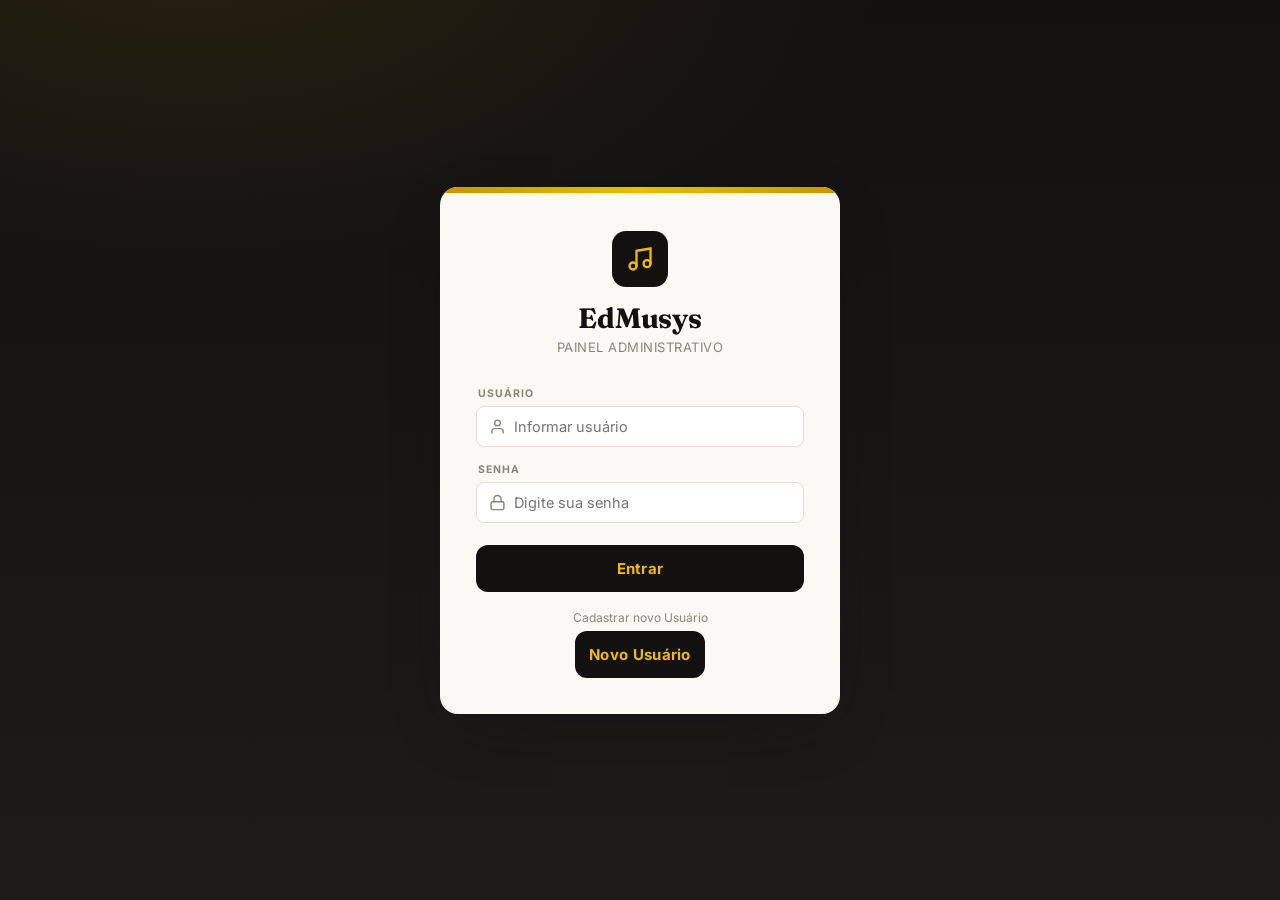
<file: EdMusys/index.html>
<!DOCTYPE html>
<html lang="pt-BR">
<head>
<meta charset="UTF-8">
<meta name="viewport" content="width=device-width, initial-scale=1.0">
<title>EdMusys — Gestão de Escola de Música</title>
<link rel="preconnect" href="https://fonts.googleapis.com">
<link href="https://fonts.googleapis.com/css2?family=Fraunces:ital,opsz,wght@0,9..144,500;0,9..144,600;0,9..144,700;1,9..144,500&family=Inter:wght@400;500;600;700;800&family=JetBrains+Mono:wght@500;700&display=swap" rel="stylesheet">

  <link rel="stylesheet" href="css/style.css">
</head>
<body>

<!--PAGINA LOGIN: Área responsável pela autenticação do administrador.O usuário informa seu usuário e senha para acessaro painel administrativo do EdMusys.-->
<div id="login-screen">
  <div class="login-card">
    <!--IDENTIDADE VISUAL DO SISTEMA: Exibe o símbolo musical, nome EdMusys e identificaçãoda área administrativa.-->
    <div class="login-brand">
      <div class="staff">
        <svg viewBox="0 0 24 24" fill="none" stroke="#F0B90B" stroke-width="2" stroke-linecap="round"><path d="M9 18V5l12-2v13"/><circle cx="6" cy="18" r="3"/><circle cx="18" cy="16" r="3"/></svg>
      </div>
      <h1>EdMusys</h1>
      <p>Painel administrativo</p>
    </div>
    <!--FORMULÁRIO DE ACESSO: Contém os campos de usuário e senha, mensagem de erro e botão utilizado para entrar no sistema-->
    <form class="login-form" id="login-form">
      <div class="ifield"> <!--CAMPO DE USUÁRIO: Permite informar o usuário utilizado para acessaro painel administrativo.-->
        <label for="login-user">Usuário</label>
        <div class="icontainer">
          <svg viewBox="0 0 24 24" fill="none" stroke="currentColor" stroke-width="2" stroke-linecap="round" stroke-linejoin="round"><path d="M20 21v-2a4 4 0 0 0-4-4H8a4 4 0 0 0-4 4v2"/><circle cx="12" cy="7" r="4"/></svg>
          <input id="login-user" autocomplete="username" placeholder="Informar usuário">
        </div>
      </div>
      <div class="ifield"><!-- CAMPO DE SENHA: Permite informar a senha do administrador.-->
        <label for="login-pass">Senha</label>
        <div class="icontainer">
          <svg viewBox="0 0 24 24" fill="none" stroke="currentColor" stroke-width="2" stroke-linecap="round" stroke-linejoin="round"><rect x="3" y="11" width="18" height="11" rx="2"/><path d="M7 11V7a5 5 0 0 1 10 0v4"/></svg>
          <input id="login-pass" type="password" autocomplete="current-password" placeholder="Digite sua senha">
        </div>
      </div>
      <!-- MENSAGEM DE ERRO DO LOGIN: exibida quando os dados informados não correspondem a um administrador válido-->
      <div class="login-error" id="login-error">Usuário ou senha inválidos.</div>
      <button type="submit" class="login-submit">Entrar</button><!-- BOTÃO DE ACESSO:Envia os dados do formulário para que o JavaScript realize a validação das credenciais.-->
    </form>
    
    <p class="login-hint">Cadastrar novo Usuário</p>
    <!--Redireciona o administrador para a página cadastro.html-->
    <button class="login-submit novo-usuario" type = "button"
      onclick="window.location.href='cadastro.html'">
      Novo Usuário
    </button>
  </div>
</div>

<!-- PAINEL PRINCIPAL DO SISTEMA: Contém toda a interface administrativa que será exibida depois que o login for realizado com sucesso. -->
<div id="app" class="hidden">
  <aside class="sidebar" id="sidebar"><!-- MENU LATERAL-Permite navegar entre as principais áreas do sistema:Visão Geral, Alunos, Professores e Agendamento.-->
    <button class="brand-btn" id="brand-btn"> 
      <!-- IDENTIDADE VISUAL DO PAINEL:Botão com a marca EdMusys. Também pode ser utilizado para retornar à Visão Geral-->
      <span class="mark"><svg viewBox="0 0 24 24" fill="none" stroke="currentColor" stroke-width="2.2" stroke-linecap="round"><path d="M9 18V5l12-2v13"/><circle cx="6" cy="18" r="3"/><circle cx="18" cy="16" r="3"/></svg></span>
      <span class="name">EdMusys</span>
    </button>
    <nav class="nav-group"> <!--Menu Lateral; botões responsáveis por trocar as telas exibidas no painel administrativo.-->
      <button class="nav-btn" data-view="overview"><svg viewBox="0 0 24 24" fill="none" stroke="currentColor" stroke-width="2" stroke-linecap="round" stroke-linejoin="round"><rect x="3" y="3" width="7" height="9"/><rect x="14" y="3" width="7" height="5"/><rect x="14" y="12" width="7" height="9"/><rect x="3" y="16" width="7" height="5"/></svg> Visão Geral</button>
      <button class="nav-btn" data-view="alunos"><svg viewBox="0 0 24 24" fill="none" stroke="currentColor" stroke-width="2" stroke-linecap="round" stroke-linejoin="round"><path d="M22 10 12 5 2 10l10 5 10-5Z"/><path d="M6 12v5c0 1.7 2.7 3 6 3s6-1.3 6-3v-5"/></svg> Alunos</button>
      <button class="nav-btn" data-view="professores"><svg viewBox="0 0 24 24" fill="none" stroke="currentColor" stroke-width="2" stroke-linecap="round" stroke-linejoin="round"><circle cx="12" cy="8" r="4"/><path d="M4 21c0-4.4 3.6-7 8-7s8 2.6 8 7"/></svg> Professores</button>
      <button class="nav-btn" data-view="horarios"><svg viewBox="0 0 24 24" fill="none" stroke="currentColor" stroke-width="2" stroke-linecap="round" stroke-linejoin="round"><circle cx="12" cy="12" r="9"/><path d="M12 7v5l3 3"/></svg> Agendamento</button>
    </nav> <!-- fecha tag menu lateral -->
    <div class="sidebar-foot">
      <button class="logout-btn" id="logout-btn"><svg viewBox="0 0 24 24" fill="none" stroke="currentColor" stroke-width="2" stroke-linecap="round" stroke-linejoin="round"><path d="M9 21H5a2 2 0 0 1-2-2V5a2 2 0 0 1 2-2h4"/><path d="M16 17l5-5-5-5"/><path d="M21 12H9"/></svg> Sair</button>
    </div>
  </aside>

  <div class="main">
    <div class="topbar">
      <div style="display:flex; align-items:center; gap:12px;">
        <button class="menu-toggle" id="menu-toggle"><svg viewBox="0 0 24 24" fill="none" stroke="currentColor" stroke-width="2" stroke-linecap="round"><path d="M3 6h18M3 12h18M3 18h18"/></svg></button>
        <div>
          <h2 id="view-title">Visão Geral</h2>
          <div class="sub" id="view-sub">Resumo da escola</div>
        </div>
      </div>
      <div id="topbar-actions"></div>
    </div>
    <div class="view" id="view-container"></div>
  </div>
</div>

<!-- FAB -->
<button class="fab hidden" id="fab-calendar" aria-label="Abrir calendário">
  <svg viewBox="0 0 24 24" fill="none" stroke="currentColor" stroke-width="2" stroke-linecap="round" stroke-linejoin="round"><rect x="3" y="4" width="18" height="18" rx="2"/><path d="M16 2v4M8 2v4M3 10h18"/></svg>
</button>

<!-- Calendar overlay -->
<div id="calendar-overlay" class="hidden"></div>

<!-- Modal root -->
<div id="modal-root"></div>

<!-- Profile overlay root -->
<div id="profile-root"></div>

  <script src="js/script.js"></script>

</body>
</html>
</file>
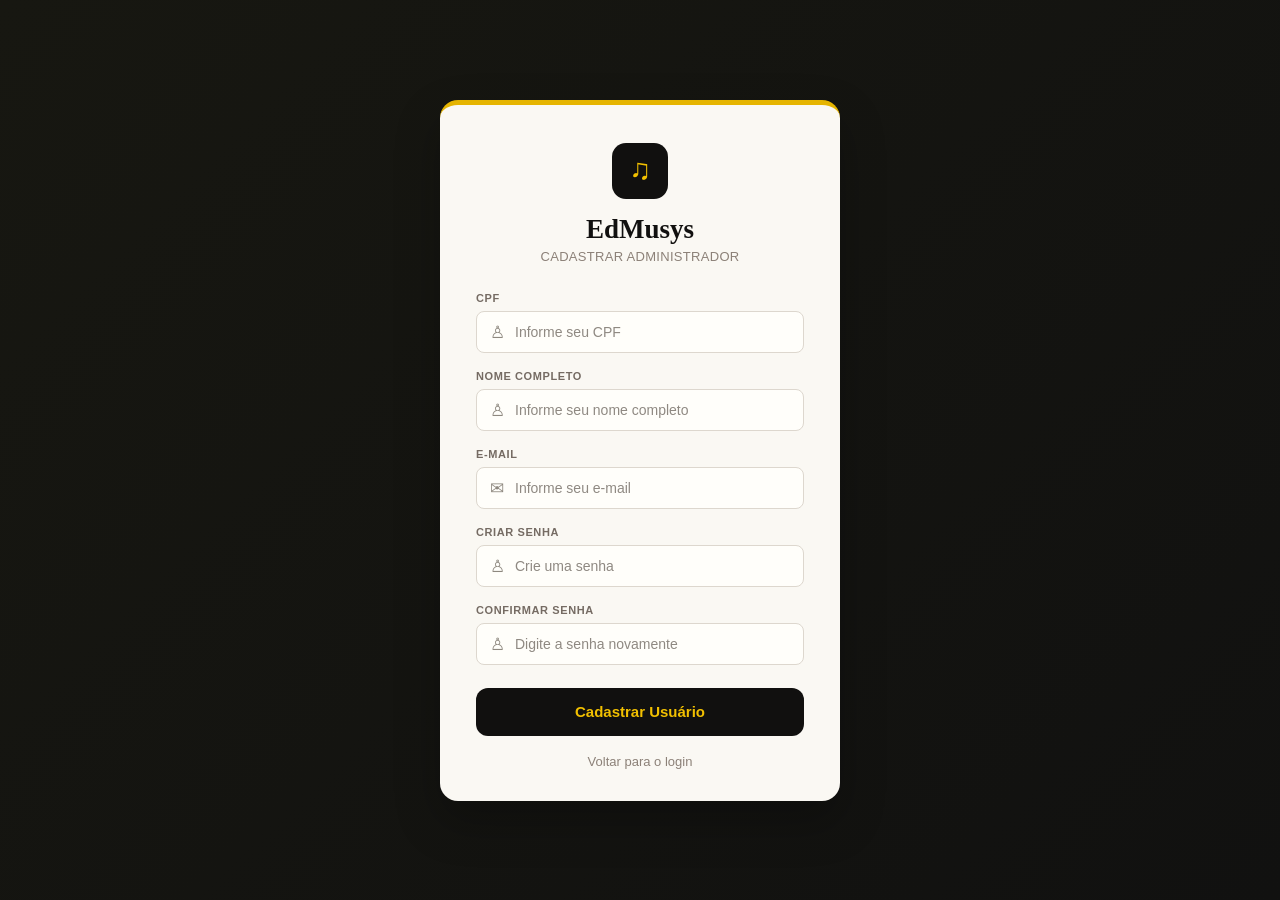
<file: EdMusys/cadastro.html>
<!DOCTYPE html>
<html lang="pt-BR">
<head>
  <meta charset="UTF-8">
  <meta name="viewport" content="width=device-width, initial-scale=1.0">
  <title>EdMusys — Novo Usuário</title>

  <style>
    * {
      box-sizing: border-box;
      margin: 0;
      padding: 0;
    }

    body {
      min-height: 100vh;
      display: flex;
      align-items: center;
      justify-content: center;
      background: linear-gradient(135deg, #171711 0%, #111110 100%);
      font-family: Arial, Helvetica, sans-serif;
      color: #171514;
    }

    .cadastro-card {
      width: 400px;
      min-height: 560px;
      background: #faf8f3;
      border-radius: 18px;
      border-top: 5px solid #e5b400;
      padding: 38px 36px 32px;
      box-shadow: 0 20px 45px rgba(0, 0, 0, 0.25);
    }

    .cadastro-header {
      text-align: center;
      margin-bottom: 28px;
    }

    .logo {
      width: 56px;
      height: 56px;
      margin: 0 auto 15px;
      display: flex;
      align-items: center;
      justify-content: center;
      border-radius: 14px;
      background: #11100f;
      color: #f2c000;
      font-size: 29px;
      font-weight: bold;
    }

    .logo::before {
      content: "♫";
      transform: translateY(-1px);
    }

    .cadastro-header h1 {
      font-family: Georgia, "Times New Roman", serif;
      font-size: 27px;
      font-weight: 700;
      color: #11100f;
      margin-bottom: 4px;
    }

    .cadastro-header p {
      color: #8c8178;
      font-size: 13px;
      letter-spacing: 0.3px;
    }

    .form-group {
      margin-bottom: 17px;
    }

    .form-group label {
      display: block;
      margin-bottom: 7px;
      color: #756b63;
      font-size: 11px;
      font-weight: 700;
      letter-spacing: 0.6px;
    }

    .input-wrapper {
      position: relative;
    }

    .input-icon {
      position: absolute;
      left: 14px;
      top: 50%;
      transform: translateY(-50%);
      color: #8e887f;
      font-size: 17px;
      pointer-events: none;
    }

    .input-wrapper input {
      width: 100%;
      height: 42px;
      padding: 0 13px 0 38px;
      border: 1px solid #ddd7ce;
      border-radius: 8px;
      outline: none;
      background: #fffefa;
      color: #4d4843;
      font-size: 14px;
      transition: border-color 0.2s, box-shadow 0.2s;
    }

    .input-wrapper input::placeholder {
      color: #8f8982;
    }

    .input-wrapper input:focus {
      border-color: #d7a900;
      box-shadow: 0 0 0 2px rgba(229, 180, 0, 0.12);
    }

    .btn-cadastrar {
      width: 100%;
      height: 48px;
      margin-top: 6px;
      border: 0;
      border-radius: 12px;
      background: #11100f;
      color: #f2c000;
      font-size: 15px;
      font-weight: 700;
      cursor: pointer;
      transition: background 0.2s, transform 0.2s;
    }

    .btn-cadastrar:hover {
      background: #1d1b19;
      transform: translateY(-1px);
    }

    .btn-voltar {
      display: block;
      width: fit-content;
      margin: 18px auto 0;
      border: 0;
      background: transparent;
      color: #8c8178;
      font-size: 13px;
      cursor: pointer;
    }

    .btn-voltar:hover {
      color: #b28700;
    }

    .mensagem {
      display: none;
      margin-top: 12px;
      padding: 9px 11px;
      border-radius: 7px;
      text-align: center;
      font-size: 12px;
    }

    .mensagem.erro {
      display: block;
      background: #f8e8e5;
      color: #a33b30;
    }

    .mensagem.sucesso {
      display: block;
      background: #e9f2e3;
      color: #48743c;
    }

    @media (max-width: 480px) {
      .cadastro-card {
        width: calc(100% - 32px);
        padding: 34px 25px 28px;
      }
    }
  </style>
</head>

<body>

  <main class="cadastro-card"> <!-- caixa de cadastro usuario-->

    <header class="cadastro-header">
      <div class="logo"></div>

      <h1>EdMusys</h1>
      <p>CADASTRAR ADMINISTRADOR</p>
    </header>

    <form id="formCadastro">

      <div class="form-group">
        <label for="nome">CPF</label>   <!--campo de cpf-->

        <div class="input-wrapper">
          <span class="input-icon">♙</span>
          <input
            type="text"
            id="cpf"
            name="cpf"
            placeholder="Informe seu CPF"
            inputmode="numeric"
            maxlength="14"
            autocomplete="off"
            required
          >
        </div>
      </div>

      <div class="form-group">
        <label for="nome">NOME COMPLETO</label>     <!--campo de nome-->

        <div class="input-wrapper">
          <span class="input-icon">♙</span>
          <input
            type="text"
            id="nome"
            name="nome"
            placeholder="Informe seu nome completo"
            autocomplete="name"
            required
          >
        </div>
      </div>

      <div class="form-group">
        <label for="email">E-MAIL</label>

        <div class="input-wrapper">
          <span class="input-icon">✉</span>
          <input
            type="email"
            id="email"
            name="email"
            placeholder="Informe seu e-mail"
            autocomplete="email"
            required
          >
        </div>
      </div>

      <div class="form-group">
        <label for="senha">CRIAR SENHA</label>

        <div class="input-wrapper">
          <span class="input-icon">♙</span>
          <input
            type="password"
            id="senha"
            name="senha"
            placeholder="Crie uma senha"
            autocomplete="new-password"
            required
          >
        </div>
      </div>

      <div class="form-group">
        <label for="confirmarSenha">CONFIRMAR SENHA</label>

        <div class="input-wrapper">
          <span class="input-icon">♙</span>
          <input
            type="password"
            id="confirmarSenha"
            name="confirmarSenha"
            placeholder="Digite a senha novamente"
            autocomplete="new-password"
            required
          >
        </div>
      </div>

      <button type="submit" class="btn-cadastrar">
        Cadastrar Usuário
      </button>

      <div id="mensagem" class="mensagem"></div>

    </form>

    <button
      type="button"
      class="btn-voltar"
      onclick="history.back()"
    >
      Voltar para o login
    </button>

  </main> <!-- tad fecha caixa de cadastro usuario-->

  <script>
    const form = document.getElementById("formCadastro"); 
    const cpfInput = document.getElementById("cpf");
    const senha = document.getElementById("senha"); 
    const confirmarSenha = document.getElementById("confirmarSenha"); 
    const mensagem = document.getElementById("mensagem");
    const erroCpf = document.getElementById("erroCpf");

    // ==========================================================
// VALIDAÇÃO DO CPF
// ==========================================================

// Remove pontos, traços e qualquer outro caractere
function limparCPF(cpf) {
  return cpf.replace(/\D/g, "");
}


// Verifica se o CPF possui uma sequência repetida,
// como 111.111.111-11 ou 000.000.000-00
function cpfTemDigitosIguais(cpf) {
  return /^(\d)\1{10}$/.test(cpf);
}


// Verifica se os dois dígitos verificadores do CPF estão corretos
function validarCPF(cpf) {

  cpf = limparCPF(cpf);

  // CPF precisa possuir exatamente 11 números
  if (cpf.length !== 11) {
    return false;
  }

  // Impede CPFs como 00000000000, 11111111111 etc.
  if (cpfTemDigitosIguais(cpf)) {
    return false;
  }

  // ==========================
  // Primeiro dígito verificador
  // ==========================

  let soma = 0;

  for (let i = 0; i < 9; i++) {
    soma += Number(cpf.charAt(i)) * (10 - i);
  }

  let resto = soma % 11;
  let primeiroDigito = resto < 2 ? 0 : 11 - resto;

  if (primeiroDigito !== Number(cpf.charAt(9))) {
    return false;
  }

  // ==========================
  // Segundo dígito verificador
  // ==========================

  soma = 0;

  for (let i = 0; i < 10; i++) {
    soma += Number(cpf.charAt(i)) * (11 - i);
  }

  resto = soma % 11;
  let segundoDigito = resto < 2 ? 0 : 11 - resto;

  if (segundoDigito !== Number(cpf.charAt(10))) {
    return false;
  }

  return true;
}

// ==========================================================
// MÁSCARA DO CPF
// Formato: 000.000.000-00
// ==========================================================

cpfInput.addEventListener("input", function() {

let cpf = cpfInput.value.replace(/\D/g, "");

// Limita a 11 números
cpf = cpf.substring(0, 11);

// Aplica a máscara
if (cpf.length > 9) {

  cpf = cpf.replace(
    /(\d{3})(\d{3})(\d{3})(\d{2})/,
    "$1.$2.$3-$4"
  );

} else if (cpf.length > 6) {

  cpf = cpf.replace(
    /(\d{3})(\d{3})(\d{1,3})/,
    "$1.$2.$3"
  );

} else if (cpf.length > 3) {

  cpf = cpf.replace(
    /(\d{3})(\d{1,3})/,
    "$1.$2"
  );
}

cpfInput.value = cpf;

// Validação em tempo real
const cpfLimpo = limparCPF(cpf);

if (cpfLimpo.length === 0) {

  erroCpf.className = "mensagem";

} else if (cpfLimpo.length < 11) {

  erroCpf.textContent = "CPF incompleto. Informe os 11 números.";
  erroCpf.className = "mensagem erro show";

} else if (!validarCPF(cpfLimpo)) {

  erroCpf.textContent = "CPF inválido. Verifique os números informados.";
  erroCpf.className = "mensagem erro show";

} else {

  erroCpf.textContent = "";
  erroCpf.className = "mensagem";
}

});

    form.addEventListener("submit", function(event) {
      event.preventDefault();

      mensagem.className = "mensagem";
      mensagem.textContent = "";

      const cpf = document.getElementById("cpf").value.trim();
      const cpfLimpo = limparCPF(cpf);

      const nome = document.getElementById("nome").value.trim();
      const email = document.getElementById("email").value.trim().toLowerCase();
      const senhaValor = senha.value;
      const confirmarSenhaValor = confirmarSenha.value;

      // ==========================================================
      // VERIFICAR CPF
      // ==========================================================

      if (!validarCPF(cpfLimpo)) {

      erroCpf.textContent = "CPF inválido. Informe um CPF válido.";
      erroCpf.className = "mensagem erro show";

      cpfInput.focus();

      return;
      }

      //verifica o tamanho da senha
      if (senha.value.length < 8) {
        mensagem.textContent = "A senha deve possuir pelo menos 8 caracteres.";
        mensagem.classList.add("erro");
        return;
      }

      //verifica se as senhas são iguais
      if (senha.value !== confirmarSenha.value) {
        mensagem.textContent = "As senhas não são iguais.";
        mensagem.classList.add("erro");
        return;
      }

      // 3. Recupera os administradores já cadastrados
    const administradores =
        JSON.parse(localStorage.getItem("edmusys_admins")) || [];

        // 4. Verifica se o e-mail já está cadastrado
    const emailExiste = administradores.some(
        admin => admin.email === email
    );

    if (emailExiste) {
        mensagem.textContent =
            "Este e-mail já está cadastrado.";

        mensagem.classList.add("erro");
        return;
    }

    const cpfExiste = administradores.some(
    admin => limparCPF(admin.cpf || "") === cpfLimpo
    );

    if (cpfExiste) {
      mensagem.textContent = "Este CPF já está cadastrado.";
      mensagem.classList.add("erro");
      cpfInput.focus();
      return;
    }

    // 5. Cria o novo administrador
    const novoAdministrador = {
        cpf: cpfLimpo,
        nome: nome,
        email: email,
        senha: senhaValor
    };

    // 6. Adiciona o administrador à lista
    administradores.push(novoAdministrador);

    // 7. Salva novamente no navegador
    localStorage.setItem(
        "edmusys_admins",
        JSON.stringify(administradores)
    );


      mensagem.textContent = "Usuário cadastrado com sucesso!";
      mensagem.classList.add("sucesso");

      //limpa formulário
      form.reset();

      // 10. Depois de 1 segundo, volta para o login
    setTimeout(function() {
        window.location.href = "index.html";
    }, 1000);
    });
  </script>

</body>
</html>
</file>
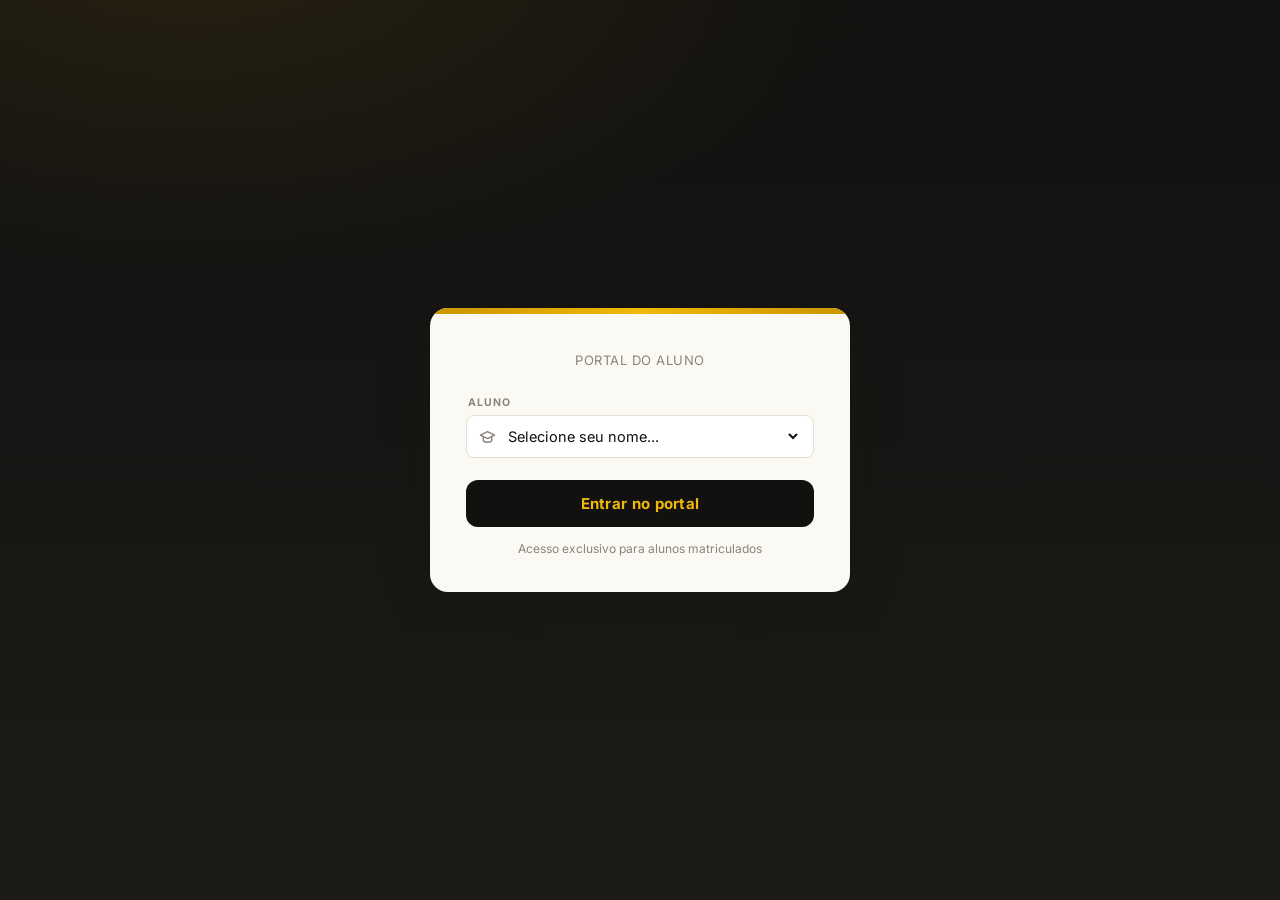
<file: EdMusys/portal_aluno.html>
<!DOCTYPE html>
<html lang="pt-BR">
<head>
<meta charset="UTF-8">
<meta name="viewport" content="width=device-width, initial-scale=1.0">
<title>EdMusys — Portal do Aluno</title>

<link rel="preconnect" href="https://fonts.googleapis.com">
<link href="https://fonts.googleapis.com/css2?family=Fraunces:ital,opsz,wght@0,9..144,500;0,9..144,600;0,9..144,700;1,9..144,500&family=Inter:wght@400;500;600;700;800&family=JetBrains+Mono:wght@500;700&display=swap" rel="stylesheet">
<style>
:root{
  --black:#121110; --black-soft:#1C1B18; --black-elev:#242220;
  --white:#FFFFFF; --cream:#FBF9F4; --cream-dim:#F1EDE3;
  --gold:#F0B90B; --gold-deep:#C99400; --gold-pale:#FCE9A8;
  --line:#33312B; --line-light:#E4DFD1;
  --muted:#8A8579; --muted-dark:#B9B4A6;
  --danger:#E5484D; --success:#3FB25E;
  --radius-lg:18px; --radius-md:12px; --radius-sm:8px;
  --font-display:'Fraunces',serif; --font-body:'Inter',sans-serif; --font-mono:'JetBrains Mono',monospace;
  --shadow-card:0 1px 2px rgba(18,17,16,.06),0 8px 24px -12px rgba(18,17,16,.18);
  --shadow-pop:0 20px 60px -20px rgba(18,17,16,.45);
}
*{box-sizing:border-box;margin:0;padding:0;}
body{font-family:var(--font-body);background:var(--cream);color:var(--black);min-height:100vh;-webkit-font-smoothing:antialiased;}
button{font-family:inherit;cursor:pointer;}
input,select{font-family:inherit;}
::selection{background:var(--gold-pale);color:var(--black);}
.hidden{display:none!important;}
:focus-visible{outline:2px solid var(--gold-deep);outline-offset:2px;}

/* ── LAYOUT ── */
.app{display:flex;min-height:100vh;}
.sidebar{
  width:236px;flex-shrink:0;background:var(--black);color:var(--cream);
  display:flex;flex-direction:column;padding:22px 16px;
  position:sticky;top:0;height:100vh;
}
.brand-btn{
  display:flex;align-items:center;gap:10px;background:none;border:none;
  color:var(--gold);padding:6px 4px 22px;text-align:left;width:100%;
}
.brand-btn .mark{
  width:34px;height:34px;background:var(--gold);border-radius:9px;
  display:flex;align-items:center;justify-content:center;flex-shrink:0;
}
.brand-btn .mark svg{width:19px;height:19px;color:var(--black);}
.brand-btn .name{font-family:var(--font-display);font-weight:700;font-size:19px;color:var(--white);letter-spacing:-.01em;}
.nav-group{display:flex;flex-direction:column;gap:3px;margin-top:6px;}
.nav-btn{
  display:flex;align-items:center;gap:11px;background:none;border:none;
  color:var(--muted-dark);padding:11px 12px;border-radius:var(--radius-sm);
  font-size:14px;font-weight:600;text-align:left;
  transition:background .15s ease,color .15s ease;
}
.nav-btn svg{width:17px;height:17px;flex-shrink:0;}
.nav-btn:hover{background:var(--black-elev);color:var(--white);}
.nav-btn.active{background:var(--gold);color:var(--black);}
.sidebar-foot{margin-top:auto;padding-top:16px;border-top:1px solid var(--line);}
.logout-btn{
  display:flex;align-items:center;gap:10px;background:none;border:none;
  color:var(--muted-dark);padding:10px 12px;border-radius:var(--radius-sm);
  font-size:13px;font-weight:600;width:100%;
  transition:background .15s,color .15s;
}
.logout-btn:hover{background:var(--black-elev);color:var(--white);}
.logout-btn svg{width:16px;height:16px;}
.main{flex:1;display:flex;flex-direction:column;min-width:0;}
.topbar{
  display:flex;align-items:center;justify-content:space-between;
  padding:22px 32px;border-bottom:1px solid var(--line-light);
  background:var(--cream);position:sticky;top:0;z-index:20;
}
.topbar h2{font-family:var(--font-display);font-size:22px;font-weight:700;}
.topbar .sub{color:var(--muted);font-size:13px;margin-top:2px;}
.menu-toggle{
  display:none;background:var(--black);color:var(--gold);border:none;
  width:38px;height:38px;border-radius:var(--radius-sm);
  align-items:center;justify-content:center;
}
.menu-toggle svg{width:18px;height:18px;}
.view{padding:28px 32px 60px;flex:1;}

/* ── BTN ── */
.btn{
  display:inline-flex;align-items:center;gap:7px;border:none;
  border-radius:var(--radius-md);padding:10px 18px;font-size:13px;
  font-weight:700;cursor:pointer;transition:transform .15s,background .15s;
}
.btn:hover{transform:translateY(-1px);}
.btn-gold{background:var(--gold);color:var(--black);}
.btn-gold:hover{background:var(--gold-deep);}
.btn-dark{background:var(--black);color:var(--gold);}
.btn-dark:hover{background:#000;}
.btn svg{width:16px;height:16px;}
.btn-sm{padding:7px 12px;font-size:12px;border-radius:var(--radius-sm);font-weight:700;border:none;}
.btn-sm.save{background:var(--gold);color:var(--black);}
.btn-sm.cancel{background:var(--black-elev);color:var(--cream);}

/* ── ICON-BTN ── */
.icon-btn{
  background:none;border:1.5px solid var(--line-light);color:var(--muted);
  width:34px;height:34px;border-radius:var(--radius-sm);
  display:flex;align-items:center;justify-content:center;
  transition:background .15s,color .15s,border-color .15s;
}
.icon-btn:hover{background:var(--cream-dim);color:var(--black);border-color:var(--line);}
.icon-btn svg{width:15px;height:15px;}

/* ── BADGE ── */
.badge{
  display:inline-flex;align-items:center;
  background:var(--gold-pale);color:var(--gold-deep);
  border-radius:99px;padding:4px 11px;font-size:11.5px;font-weight:700;
  letter-spacing:.03em;
}
.badge.pago{background:#D7F2E2;color:#2A7A43;}
.badge.pendente{background:#FFE8E8;color:#C53030;}

/* ── AVATAR ── */
.avatar{
  width:44px;height:44px;border-radius:50%;background:var(--black);
  color:var(--gold);display:flex;align-items:center;justify-content:center;
  font-size:15px;font-weight:700;flex-shrink:0;letter-spacing:-.02em;
}
.avatar.lg{width:72px;height:72px;font-size:26px;}

/* ── PROFILE HEADER ── */
.profile-hero{
  background:var(--black);padding:32px 32px 56px;
  border-radius:0 0 var(--radius-lg) var(--radius-lg);
  margin:-28px -32px 0;
}
.profile-hero .back-btn{
  background:var(--black-elev);border:none;color:var(--cream);
  width:36px;height:36px;border-radius:var(--radius-sm);
  display:flex;align-items:center;justify-content:center;margin-bottom:22px;
}
.profile-hero .back-btn svg{width:17px;height:17px;}
.profile-hero-id{display:flex;align-items:center;gap:16px;}
.profile-hero-id h2{font-family:var(--font-display);color:var(--white);font-size:24px;}
.profile-hero-id .badge{margin-top:6px;}
.profile-hero-info{
  display:flex;flex-wrap:wrap;gap:18px;margin-top:18px;
}
.profile-hero-info .info-chip{
  display:flex;align-items:center;gap:6px;
  color:var(--muted-dark);font-size:12.5px;font-weight:500;
}
.profile-hero-info .info-chip svg{width:14px;height:14px;color:var(--gold);}

/* ── CONTENT CARD ── */
.content-card{
  background:var(--white);border-radius:var(--radius-lg);
  box-shadow:var(--shadow-card);overflow:hidden;margin-top:28px;
}
.content-card-head{
  padding:18px 22px;border-bottom:1px solid var(--line-light);
  display:flex;align-items:center;gap:10px;
}
.content-card-head h3{font-family:var(--font-display);font-size:16px;}
.content-card-head svg{width:17px;height:17px;color:var(--gold-deep);}
.content-card-body{padding:20px 22px;}

/* ── WEEKLY CALENDAR ── */
.week-nav{
  display:flex;gap:8px;flex-wrap:wrap;margin-bottom:20px;
}
.day-pill{
  display:flex;align-items:center;gap:7px;
  border:1.5px solid var(--line-light);border-radius:99px;
  padding:8px 14px;font-size:13px;font-weight:700;color:var(--muted-dark);
  background:none;cursor:pointer;transition:all .15s;
}
.day-pill .cnt{
  background:var(--cream-dim);color:var(--muted);
  font-family:var(--font-mono);font-size:11px;font-weight:700;
  min-width:18px;height:18px;border-radius:99px;
  display:flex;align-items:center;justify-content:center;padding:0 5px;
}
.day-pill.active{background:var(--black);border-color:var(--black);color:var(--gold);}
.day-pill.active .cnt{background:var(--gold);color:var(--black);}
.schedule-grid{display:grid;grid-template-columns:repeat(auto-fill,minmax(280px,1fr));gap:18px;}

/* ── TICKET CARD ── */
.ticket-card{
  background:var(--white);border-radius:var(--radius-lg);overflow:hidden;
  box-shadow:var(--shadow-card);position:relative;
}
.ticket-band{
  background:linear-gradient(120deg,var(--gold-deep),var(--gold) 65%);
  padding:14px 18px;display:flex;align-items:baseline;justify-content:space-between;
}
.ticket-band .day{font-family:var(--font-display);font-weight:700;font-size:16px;color:var(--black);}
.ticket-band .time{font-family:var(--font-mono);font-weight:700;font-size:22px;color:var(--black);letter-spacing:-.02em;}
.ticket-perf{
  height:14px;position:relative;background:var(--white);
  background-image:radial-gradient(circle 6px at 0 0,transparent 6px,var(--white) 6.5px),
    radial-gradient(circle 6px at 100% 0,transparent 6px,var(--white) 6.5px);
}
.ticket-perf::before{
  content:"";position:absolute;top:0;left:14px;right:14px;
  height:0;border-top:2px dashed var(--line-light);
}
.ticket-body{padding:16px 18px 18px;}
.ticket-instrument{
  font-size:16px;font-weight:700;color:var(--black);
  margin-bottom:12px;display:flex;align-items:center;gap:8px;
}
.ticket-instrument svg{width:17px;height:17px;color:var(--gold-deep);}
.ticket-people{display:flex;align-items:stretch;}
.ticket-people .side{flex:1;min-width:0;}
.ticket-people .side .lbl{font-size:10px;font-weight:700;text-transform:uppercase;letter-spacing:.07em;color:var(--muted);margin-bottom:3px;}
.ticket-people .side .val{font-size:13.5px;font-weight:600;white-space:nowrap;overflow:hidden;text-overflow:ellipsis;}
.ticket-divider{width:1px;background:var(--line-light);margin:2px 16px;}

/* ── STUDENTS TABLE ── */
.students-table{width:100%;border-collapse:collapse;}
.students-table th{
  font-size:10.5px;font-weight:700;letter-spacing:.08em;text-transform:uppercase;
  color:var(--muted);padding:10px 12px;text-align:left;
  border-bottom:1.5px solid var(--line-light);
}
.students-table td{
  padding:13px 12px;border-bottom:1px solid var(--line-light);
  font-size:13.5px;vertical-align:middle;
}
.students-table tr:last-child td{border-bottom:none;}
.students-table tr:hover td{background:var(--cream-dim);}
.student-row-name{display:flex;align-items:center;gap:10px;}
.student-row-name .av{
  width:34px;height:34px;border-radius:50%;background:var(--black);
  color:var(--gold);display:flex;align-items:center;justify-content:center;
  font-size:11px;font-weight:700;flex-shrink:0;
}

/* ── INFO GRID ── */
.info-grid{display:grid;grid-template-columns:1fr 1fr;gap:14px;}
.info-item .lbl{font-size:10.5px;font-weight:700;text-transform:uppercase;letter-spacing:.08em;color:var(--muted);margin-bottom:4px;}
.info-item .val{font-size:14px;font-weight:600;color:var(--black);}

/* ── PLAN CHIP ── */
.plan-chip{
  display:inline-flex;align-items:center;gap:7px;
  background:var(--gold-pale);border-radius:99px;padding:6px 14px;
  font-size:12px;font-weight:700;color:var(--gold-deep);
}

/* ── EMPTY STATE ── */
.empty{text-align:center;padding:40px 0;color:var(--muted);}
.empty svg{width:32px;height:32px;opacity:.35;margin:0 auto 10px;display:block;}

/* ── LOGIN SCREEN ── */
#login-screen{
  min-height:100vh;display:flex;align-items:center;justify-content:center;
  background:radial-gradient(1200px 600px at 15% -10%,rgba(240,185,11,.10),transparent 60%),
    linear-gradient(180deg,var(--black) 0%,var(--black-soft) 100%);
  padding:24px;
}
.login-card{
  width:100%;max-width:420px;background:var(--cream);
  border-radius:var(--radius-lg);padding:44px 36px 36px;
  box-shadow:var(--shadow-pop);position:relative;overflow:hidden;
}
.login-card::before{
  content:"";position:absolute;top:0;left:0;right:0;height:6px;
  background:linear-gradient(90deg,var(--gold-deep),var(--gold) 50%,var(--gold-deep));
}
.login-brand{text-align:center;margin-bottom:28px;}
.login-brand img{height:90px;width:auto;display:block;margin:0 auto 10px;}
.login-brand p{color:var(--muted);font-size:13px;letter-spacing:.04em;text-transform:uppercase;}
.ifield{display:flex;flex-direction:column;gap:6px;margin-bottom:16px;}
.ifield label{font-size:10.5px;font-weight:700;letter-spacing:.09em;text-transform:uppercase;color:var(--muted);padding-left:2px;}
.ifield .icontainer{
  display:flex;align-items:center;gap:8px;
  border:1.5px solid var(--line-light);border-radius:var(--radius-sm);
  background:var(--white);padding:0 12px;
  transition:border-color .15s,box-shadow .15s;
}
.ifield .icontainer:focus-within{border-color:var(--gold-deep);box-shadow:0 0 0 3px rgba(240,185,11,.22);}
.ifield .icontainer input,.ifield .icontainer select{flex:1;border:none;outline:none;background:transparent;padding:11px 0;font-size:14.5px;color:var(--black);min-width:0;}
.ifield .icontainer svg{width:17px;height:17px;color:var(--muted);flex-shrink:0;}
.ifield .icontainer select option{background:var(--cream);}
.login-error{display:none;background:#FBEAEA;color:var(--danger);font-size:13px;padding:10px 12px;border-radius:var(--radius-sm);font-weight:600;margin-bottom:8px;}
.login-error.show{display:block;}
.login-submit{
  width:100%;background:var(--black);color:var(--gold);
  border:none;border-radius:var(--radius-md);padding:14px;
  font-weight:700;font-size:15px;letter-spacing:.02em;
  transition:transform .15s,background .15s;margin-top:6px;
}
.login-submit:hover{background:#000;transform:translateY(-1px);}
.login-hint{text-align:center;margin-top:14px;font-size:12px;color:var(--muted);}

/* ── RESPONSIVE ── */
@media(max-width:860px){
  .sidebar{position:fixed;z-index:50;transform:translateX(-100%);transition:transform .2s;box-shadow:var(--shadow-pop);}
  .sidebar.open{transform:translateX(0);}
  .topbar{padding:18px;}
  .view{padding:20px 18px 60px;}
  .menu-toggle{display:flex!important;}
  .profile-hero{margin:-20px -18px 0;border-radius:0;}
  .info-grid{grid-template-columns:1fr;}
}
@media(max-width:520px){
  .schedule-grid{grid-template-columns:1fr;}
  .week-nav{gap:6px;}
}
</style>

</head>
<body>

<!-- LOGIN -->
<div id="login-screen">
  <div class="login-card">
    <div class="login-brand">
      <p>Portal do Aluno</p>
    </div>
    <div class="ifield">
      <label>Aluno</label>
      <div class="icontainer">
        <svg viewBox="0 0 24 24" fill="none" stroke="currentColor" stroke-width="2" stroke-linecap="round" stroke-linejoin="round"><path d="M22 10 12 5 2 10l10 5 10-5Z"/><path d="M6 12v5c0 1.7 2.7 3 6 3s6-1.3 6-3v-5"/></svg>
        <select id="sel-aluno"><option value="">Selecione seu nome...</option></select>
      </div>
    </div>
    <div class="login-error" id="login-err">Selecione seu nome para entrar.</div>
    <button class="login-submit" onclick="doLogin()">Entrar no portal</button>
    <p class="login-hint">Acesso exclusivo para alunos matriculados</p>
  </div>
</div>

<!-- APP -->
<div id="app" class="hidden">
  <div id="shell"></div>
</div>

<script>

const ICON = {
  music:'<svg viewBox="0 0 24 24" fill="none" stroke="currentColor" stroke-width="2" stroke-linecap="round" stroke-linejoin="round"><path d="M9 18V5l12-2v13"/><circle cx="6" cy="18" r="3"/><circle cx="18" cy="16" r="3"/></svg>',
  user:'<svg viewBox="0 0 24 24" fill="none" stroke="currentColor" stroke-width="2" stroke-linecap="round" stroke-linejoin="round"><path d="M20 21v-2a4 4 0 0 0-4-4H8a4 4 0 0 0-4 4v2"/><circle cx="12" cy="7" r="4"/></svg>',
  phone:'<svg viewBox="0 0 24 24" fill="none" stroke="currentColor" stroke-width="2" stroke-linecap="round" stroke-linejoin="round"><path d="M22 16.9v3a2 2 0 0 1-2.2 2 19.8 19.8 0 0 1-8.6-3.1 19.5 19.5 0 0 1-6-6A19.8 19.8 0 0 1 2.1 4.2 2 2 0 0 1 4.1 2h3a2 2 0 0 1 2 1.7c.1 1 .3 2 .6 2.9a2 2 0 0 1-.4 2.1L8.1 9.9a16 16 0 0 0 6 6l1.2-1.2a2 2 0 0 1 2.1-.4c.9.3 1.9.5 2.9.6a2 2 0 0 1 1.7 2Z"/></svg>',
  mail:'<svg viewBox="0 0 24 24" fill="none" stroke="currentColor" stroke-width="2" stroke-linecap="round" stroke-linejoin="round"><rect x="2" y="4" width="20" height="16" rx="2"/><path d="m2 7 10 6 10-6"/></svg>',
  calendar:'<svg viewBox="0 0 24 24" fill="none" stroke="currentColor" stroke-width="2" stroke-linecap="round" stroke-linejoin="round"><rect x="3" y="4" width="18" height="18" rx="2"/><path d="M16 2v4M8 2v4M3 10h18"/></svg>',
  students:'<svg viewBox="0 0 24 24" fill="none" stroke="currentColor" stroke-width="2" stroke-linecap="round" stroke-linejoin="round"><path d="M22 10 12 5 2 10l10 5 10-5Z"/><path d="M6 12v5c0 1.7 2.7 3 6 3s6-1.3 6-3v-5"/></svg>',
  cash:'<svg viewBox="0 0 24 24" fill="none" stroke="currentColor" stroke-width="2" stroke-linecap="round" stroke-linejoin="round"><rect x="2" y="6" width="20" height="12" rx="2"/><circle cx="12" cy="12" r="3"/></svg>',
  tag:'<svg viewBox="0 0 24 24" fill="none" stroke="currentColor" stroke-width="2" stroke-linecap="round" stroke-linejoin="round"><path d="m20.6 13.4-7.2 7.2a2 2 0 0 1-2.8 0L3 13V3h10l7.6 7.6a2 2 0 0 1 0 2.8Z"/><circle cx="7.5" cy="7.5" r="1.2"/></svg>',
  logout:'<svg viewBox="0 0 24 24" fill="none" stroke="currentColor" stroke-width="2" stroke-linecap="round" stroke-linejoin="round"><path d="M9 21H5a2 2 0 0 1-2-2V5a2 2 0 0 1 2-2h4"/><path d="M16 17l5-5-5-5"/><path d="M21 12H9"/></svg>',
  menu:'<svg viewBox="0 0 24 24" fill="none" stroke="currentColor" stroke-width="2" stroke-linecap="round"><path d="M3 6h18M3 12h18M3 18h18"/></svg>',
  check:'<svg viewBox="0 0 24 24" fill="none" stroke="currentColor" stroke-width="2.5" stroke-linecap="round" stroke-linejoin="round"><path d="M20 6 9 17l-5-5"/></svg>',
  clock:'<svg viewBox="0 0 24 24" fill="none" stroke="currentColor" stroke-width="2" stroke-linecap="round" stroke-linejoin="round"><circle cx="12" cy="12" r="9"/><path d="M12 7v5l3 3"/></svg>',
};

const DIAS = ['Segunda','Terça','Quarta','Quinta','Sexta','Sábado'];
const PLANOS = {1:{label:'1x / semana',valor:60},2:{label:'2x / semana',valor:120},3:{label:'3x / semana',valor:180}};

const esc = s => String(s||'').replace(/[&<>"']/g,c=>({'&':'&amp;','<':'&lt;','>':'&gt;','"':'&quot;',"'":'&#39;'}[c]));
const ini = n => n.trim().split(/\s+/).slice(0,2).map(w=>w[0]||'').join('').toUpperCase();
const maskPhone = v => {
  let d=v.replace(/\D/g,'').slice(0,11);
  if(d.length>10) return d.replace(/(\d{2})(\d{5})(\d{0,4})/,(_,a,b,c)=>c?`(${a}) ${b}-${c}`:`(${a}) ${b}`);
  if(d.length>6)  return d.replace(/(\d{2})(\d{4})(\d{0,4})/,(_,a,b,c)=>c?`(${a}) ${b}-${c}`:`(${a}) ${b}`);
  if(d.length>2)  return d.replace(/(\d{2})(\d*)/,(_,a,b)=>b?`(${a}) ${b}`:`(${a}`);
  return d.length?`(${d}`:'';
};

// ── DATA (mirrors script.js seed) ─────────────────────────────
let alunos = [
  {id:'a1',nome:'Marina Costa',instrumento:'Violão',dias:['Segunda','Quarta'],horarios:['15:00','16:00'],telefone:'84991234567',email:'marina.costa@email.com',nascimento:'2011-03-14',plano:2,pago:true},
  {id:'a2',nome:'Bento Alves',instrumento:'Piano',dias:['Terça','Quinta','Sábado'],horarios:['09:00','09:00','10:00'],telefone:'84998765432',email:'bento.alves@email.com',nascimento:'2014-07-02',plano:3,pago:false},
  {id:'a3',nome:'Yasmin Rocha',instrumento:'Bateria',dias:['Sexta'],horarios:['17:00'],telefone:'84987654321',email:'',nascimento:'2009-11-21',plano:1,pago:true},
  {id:'a4',nome:'Davi Nunes',instrumento:'Canto',dias:['Segunda','Sexta'],horarios:['18:00','18:00'],telefone:'84996655443',email:'davi.nunes@email.com',nascimento:'2013-01-09',plano:2,pago:true},
];
let professores = [
  {id:'p1',nome:'Renato Souza',instrumento:'Violão',dias:['Segunda','Quarta'],horarios:['15:00','16:00'],telefone:'84991112222',email:'renato.souza@edmusys.com',nascimento:'1988-05-12'},
  {id:'p2',nome:'Camila Duarte',instrumento:'Piano',dias:['Terça','Quinta','Sábado'],horarios:['09:00','09:00','10:00'],telefone:'84993334444',email:'camila.duarte@edmusys.com',nascimento:'1991-09-30'},
  {id:'p3',nome:'João Prado',instrumento:'Bateria',dias:['Sexta'],horarios:['17:00'],telefone:'84995556666',email:'joao.prado@edmusys.com',nascimento:'1985-12-04'},
  {id:'p4',nome:'Larissa Melo',instrumento:'Canto',dias:['Segunda','Sexta'],horarios:['18:00','18:00'],telefone:'84997778888',email:'larissa.melo@edmusys.com',nascimento:'1993-02-18'},
];
let horarios = [
  {id:'h1',dia:'Segunda',hora:'15:00',instrumento:'Violão',alunoId:'a1',professorId:'p1'},
  {id:'h2',dia:'Quarta',hora:'16:00',instrumento:'Violão',alunoId:'a1',professorId:'p1'},
  {id:'h3',dia:'Terça',hora:'09:00',instrumento:'Piano',alunoId:'a2',professorId:'p2'},
  {id:'h4',dia:'Quinta',hora:'09:00',instrumento:'Piano',alunoId:'a2',professorId:'p2'},
  {id:'h5',dia:'Sábado',hora:'10:00',instrumento:'Piano',alunoId:'a2',professorId:'p2'},
  {id:'h6',dia:'Sexta',hora:'17:00',instrumento:'Bateria',alunoId:'a3',professorId:'p3'},
  {id:'h7',dia:'Segunda',hora:'18:00',instrumento:'Canto',alunoId:'a4',professorId:'p4'},
  {id:'h8',dia:'Sexta',hora:'18:00',instrumento:'Canto',alunoId:'a4',professorId:'p4'},
];

function sidebar(activeTab) {
  return `<aside class="sidebar" id="sidebar">
    <button class="brand-btn" onclick="goHome()">
      <span class="mark">${ICON.music}</span>
      <span class="name">EdMusys</span>
    </button>
    <nav class="nav-group">
      <button class="nav-btn ${activeTab==='horarios'?'active':''}" onclick="showTab('horarios')">${ICON.calendar} Minha Agenda</button>
      <button class="nav-btn ${activeTab==='alunos_prof'?'active':''}" onclick="showTab('alunos_prof')">${ICON.students} Meus Alunos</button>
      <button class="nav-btn ${activeTab==='perfil'?'active':''}" onclick="showTab('perfil')">${ICON.user} Meu Perfil</button>
    </nav>
    <div class="sidebar-foot">
      <button class="logout-btn" onclick="doLogout()">${ICON.logout} Sair</button>
    </div>
  </aside>`;
}

function sidebarAluno(activeTab) {
  return `<aside class="sidebar" id="sidebar">
    <button class="brand-btn" onclick="goHome()">
      <span class="mark">${ICON.music}</span>
      <span class="name">EdMusys</span>
    </button>
    <nav class="nav-group">
      <button class="nav-btn ${activeTab==='agenda'?'active':''}" onclick="showTab('agenda')">${ICON.calendar} Minha Agenda</button>
      <button class="nav-btn ${activeTab==='professor'?'active':''}" onclick="showTab('professor')">${ICON.user} Meu Professor</button>
      <button class="nav-btn ${activeTab==='pagamento'?'active':''}" onclick="showTab('pagamento')">${ICON.cash} Pagamento</button>
      <button class="nav-btn ${activeTab==='perfil'?'active':''}" onclick="showTab('perfil')">${ICON.tag} Meu Perfil</button>
    </nav>
    <div class="sidebar-foot">
      <button class="logout-btn" onclick="doLogout()">${ICON.logout} Sair</button>
    </div>
  </aside>`;
}

function goHome(){ window.location.href='index.html'; }
function doLogout(){ window.location.href='index.html'; }
function toggleSidebar(){
  document.getElementById('sidebar').classList.toggle('open');
}


const sel = document.getElementById('sel-aluno');
alunos.forEach(a => {
  const o = document.createElement('option');
  o.value = a.id; o.textContent = a.nome;
  sel.appendChild(o);
});

let currentAlunoId = null;
let currentTab = 'agenda';
let selectedDay = 'Segunda';

function doLogin() {
  const v = sel.value;
  if (!v) { document.getElementById('login-err').classList.add('show'); return; }
  currentAlunoId = v;
  document.getElementById('login-screen').classList.add('hidden');
  document.getElementById('app').classList.remove('hidden');
  render();
}

function showTab(t) { currentTab = t; render(); }

function render() {
  const aluno = alunos.find(a => a.id === currentAlunoId);
  if (!aluno) return;
  const myHorarios = horarios.filter(h => h.alunoId === aluno.id);
  const myProfIds = [...new Set(myHorarios.map(h => h.professorId))];
  const myProfs = myProfIds.map(id => professores.find(p => p.id === id)).filter(Boolean);

  let viewHTML = '';
  let title = '', sub = '';
  if (currentTab === 'agenda') { viewHTML = renderAgenda(aluno, myHorarios, myProfs); title='Minha Agenda'; sub='Seus dias e horários de aula'; }
  else if (currentTab === 'professor') { viewHTML = renderProfessor(aluno, myHorarios, myProfs); title='Meu Professor'; sub='Informações do seu professor'; }
  else if (currentTab === 'pagamento') { viewHTML = renderPagamento(aluno); title='Pagamento'; sub='Status da sua mensalidade'; }
  else { viewHTML = renderPerfil(aluno, myHorarios, myProfs); title='Meu Perfil'; sub='Seus dados cadastrais'; }

  document.getElementById('shell').innerHTML = `
    <div class="app">
      ${sidebarAluno(currentTab)}
      <div class="main">
        <div class="topbar">
          <div style="display:flex;align-items:center;gap:12px;">
            <button class="menu-toggle" onclick="toggleSidebar()">${ICON.menu}</button>
            <div>
              <h2>${title}</h2>
              <div class="sub">${sub}</div>
            </div>
          </div>
          ${currentTab==='pagamento'?`<span class="badge ${aluno.pago?'pago':'pendente'}">${aluno.pago?'✓ PAGO':'⚠ PENDENTE'}</span>`:''}
        </div>
        <div class="view">${viewHTML}</div>
      </div>
    </div>`;
}

// ── AGENDA ─────────────────────────────────────────────
function renderAgenda(aluno, myHorarios, myProfs) {
  const diasAtivos = [...new Set(myHorarios.map(h => h.dia))];
  if (!diasAtivos.includes(selectedDay)) selectedDay = diasAtivos[0] || 'Segunda';

  const dayHorarios = myHorarios.filter(h => h.dia === selectedDay)
    .sort((a,b) => a.hora.localeCompare(b.hora));

  const pills = DIAS.map(d => {
    const cnt = myHorarios.filter(h => h.dia === d).length;
    if (cnt === 0) return '';
    const act = d === selectedDay;
    return `<button class="day-pill ${act?'active':''}" onclick="selDay('${d}')">
      ${d} <span class="cnt">${cnt}</span>
    </button>`;
  }).join('');

  const cards = dayHorarios.length === 0
    ? `<div class="empty">${ICON.calendar}<p>Nenhuma aula neste dia.</p></div>`
    : `<div class="schedule-grid">
      ${dayHorarios.map(h => {
        const pr = professores.find(p => p.id === h.professorId);
        return `<div class="ticket-card">
          <div class="ticket-band">
            <span class="day">${esc(h.dia)}</span>
            <span class="time">${esc(h.hora)}</span>
          </div>
          <div class="ticket-perf"></div>
          <div class="ticket-body">
            <div class="ticket-instrument">${ICON.music} ${esc(h.instrumento)}</div>
            <div class="ticket-people">
              <div class="side">
                <div class="lbl">Professor</div>
                <div class="val">${esc(pr ? pr.nome : '—')}</div>
              </div>
            </div>
            ${pr ? `<div style="margin-top:12px;padding-top:12px;border-top:1px solid var(--line-light);display:flex;align-items:center;gap:8px;font-size:12px;color:var(--muted);">
              ${ICON.phone} ${maskPhone(pr.telefone)}
            </div>` : ''}
          </div>
        </div>`;
      }).join('')}
      </div>`;

  return `<div class="content-card" style="margin-top:0;">
    <div class="content-card-head">${ICON.calendar} <h3>Calendário semanal</h3></div>
    <div class="content-card-body">
      <div class="week-nav">${pills}</div>
      ${cards}
    </div>
  </div>

  <!-- RESUMO SEMANAL -->
  <div class="content-card">
    <div class="content-card-head">${ICON.clock} <h3>Resumo semanal</h3></div>
    <div class="content-card-body">
      <div style="display:grid;grid-template-columns:repeat(auto-fill,minmax(200px,1fr));gap:12px;">
        ${DIAS.map(d => {
          const dh = myHorarios.filter(h => h.dia === d);
          if (!dh.length) return '';
          return `<div style="background:var(--cream-dim);border-radius:var(--radius-md);overflow:hidden;">
            <div style="background:var(--black);color:var(--gold);padding:9px 14px;font-family:var(--font-display);font-weight:700;font-size:14px;">
              ${d}
            </div>
            <div style="padding:10px 12px;display:flex;flex-direction:column;gap:7px;">
              ${dh.map(h => {
                const pr = professores.find(p => p.id === h.professorId);
                return `<div style="font-size:12.5px;">
                  <span style="font-family:var(--font-mono);font-weight:700;color:var(--gold-deep);">${h.hora}</span>
                  <span style="font-weight:600;margin-left:6px;">${esc(h.instrumento)}</span>
                  <div style="font-size:11.5px;color:var(--muted);margin-top:1px;">Prof. ${esc(pr?pr.nome:'—')}</div>
                </div>`;
              }).join('')}
            </div>
          </div>`;
        }).join('')}
      </div>
    </div>
  </div>`;
}

function selDay(d) { selectedDay = d; render(); }

// ── MEU PROFESSOR ──────────────────────────────────────
function renderProfessor(aluno, myHorarios, myProfs) {
  if (!myProfs.length) return `<div class="empty">${ICON.user}<p>Nenhum professor vinculado.</p></div>`;

  return myProfs.map(prof => {
    const aulas = myHorarios.filter(h => h.professorId === prof.id);
    return `
    <div class="content-card" style="margin-top:0;margin-bottom:20px;">
      <div style="background:var(--black);padding:24px 22px;display:flex;align-items:center;gap:14px;">
        <div class="avatar lg">${ini(prof.nome)}</div>
        <div>
          <div style="font-family:var(--font-display);color:var(--white);font-size:20px;font-weight:700;">${esc(prof.nome)}</div>
          <span class="badge">${esc(prof.instrumento)}</span>
        </div>
      </div>
      <div class="content-card-body">
        <div class="info-grid" style="margin-bottom:20px;">
          <div class="info-item"><div class="lbl">Especialidade</div><div class="val">${esc(prof.instrumento)}</div></div>
          <div class="info-item"><div class="lbl">Telefone</div><div class="val">${maskPhone(prof.telefone)}</div></div>
          <div class="info-item"><div class="lbl">E-mail</div><div class="val">${esc(prof.email||'—')}</div></div>
        </div>
        <div style="font-size:10.5px;font-weight:700;letter-spacing:.08em;text-transform:uppercase;color:var(--muted);margin-bottom:10px;">Suas aulas com este professor</div>
        <div style="display:flex;flex-wrap:wrap;gap:8px;">
          ${aulas.map(h => `<div style="background:var(--gold-pale);border-radius:var(--radius-md);padding:10px 16px;">
            <div style="font-family:var(--font-mono);font-weight:700;color:var(--gold-deep);font-size:16px;">${h.hora}</div>
            <div style="font-size:12px;font-weight:600;color:var(--black);margin-top:2px;">${h.dia} · ${esc(h.instrumento)}</div>
          </div>`).join('')}
        </div>
      </div>
    </div>`;
  }).join('');
}

// ── PAGAMENTO ──────────────────────────────────────────
function renderPagamento(aluno) {
  const plano = PLANOS[aluno.plano];
  const statusColor = aluno.pago ? 'var(--success)' : 'var(--danger)';
  const statusBg = aluno.pago ? '#D7F2E2' : '#FFE8E8';
  const statusLabel = aluno.pago ? 'Mensalidade paga' : 'Pagamento pendente';

  return `
    <div class="content-card" style="margin-top:0;">
      <div class="content-card-head">${ICON.cash} <h3>Status da mensalidade</h3></div>
      <div class="content-card-body">
        <!-- STATUS BANNER -->
        <div style="background:${statusBg};border-radius:var(--radius-md);padding:18px 20px;display:flex;align-items:center;gap:14px;margin-bottom:20px;">
          <div style="width:42px;height:42px;border-radius:50%;background:${statusColor};display:flex;align-items:center;justify-content:center;color:#fff;flex-shrink:0;font-size:20px;">
            ${aluno.pago ? ICON.check : '!'}
          </div>
          <div>
            <div style="font-size:16px;font-weight:700;color:${statusColor};">${statusLabel}</div>
            <div style="font-size:13px;color:var(--muted);margin-top:2px;">${aluno.pago?'Obrigado! Seu pagamento foi confirmado.':'Entre em contato com a escola para regularizar.'}</div>
          </div>
        </div>

        <!-- PLANO DETAILS -->
        <div class="info-grid">
          <div class="info-item">
            <div class="lbl">Plano atual</div>
            <div class="val"><span class="plan-chip">${esc(plano?plano.label:'—')}</span></div>
          </div>
          <div class="info-item">
            <div class="lbl">Valor mensal</div>
            <div style="font-size:28px;font-weight:800;font-family:var(--font-display);color:var(--black);">R$ ${plano?plano.valor:'—'}</div>
          </div>
          <div class="info-item">
            <div class="lbl">Instrumento</div>
            <div class="val">${esc(aluno.instrumento)}</div>
          </div>
          <div class="info-item">
            <div class="lbl">Aulas por semana</div>
            <div class="val">${aluno.plano}x / semana</div>
          </div>
        </div>

        <!-- WHAT'S INCLUDED -->
        <div style="margin-top:20px;padding-top:20px;border-top:1px solid var(--line-light);">
          <div style="font-size:10.5px;font-weight:700;letter-spacing:.08em;text-transform:uppercase;color:var(--muted);margin-bottom:12px;">O que está incluso</div>
          <div style="display:flex;flex-direction:column;gap:10px;">
            ${[
              `${aluno.plano}x aula(s) de ${aluno.instrumento} por semana`,
              'Material de apoio incluso',
              'Reagendamento com 24h de antecedência',
            ].map(item => `<div style="display:flex;align-items:center;gap:10px;font-size:13.5px;">
              <div style="width:22px;height:22px;border-radius:50%;background:var(--gold-pale);display:flex;align-items:center;justify-content:center;color:var(--gold-deep);flex-shrink:0;">${ICON.check}</div>
              ${item}
            </div>`).join('')}
          </div>
        </div>
      </div>
    </div>`;
}

// ── PERFIL ─────────────────────────────────────────────
function renderPerfil(aluno, myHorarios, myProfs) {
  const plano = PLANOS[aluno.plano];
  return `
    <div class="profile-hero">
      <div class="profile-hero-id">
        <div class="avatar lg">${ini(aluno.nome)}</div>
        <div>
          <h2>${esc(aluno.nome)}</h2>
          <span class="badge">${esc(aluno.instrumento)}</span>
        </div>
      </div>
      <div class="profile-hero-info">
        <div class="info-chip">${ICON.phone} ${maskPhone(aluno.telefone)}</div>
        ${aluno.email?`<div class="info-chip">${ICON.mail} ${esc(aluno.email)}</div>`:''}
        <div class="info-chip">${ICON.calendar} ${aluno.plano}x / semana</div>
        <div class="info-chip">${ICON.cash} R$ ${plano?plano.valor:'—'}/mês</div>
      </div>
    </div>

    <div class="content-card">
      <div class="content-card-head">${ICON.user} <h3>Dados pessoais</h3></div>
      <div class="content-card-body">
        <div class="info-grid">
          <div class="info-item"><div class="lbl">Nome completo</div><div class="val">${esc(aluno.nome)}</div></div>
          <div class="info-item"><div class="lbl">Instrumento</div><div class="val">${esc(aluno.instrumento)}</div></div>
          <div class="info-item"><div class="lbl">Telefone</div><div class="val">${maskPhone(aluno.telefone)}</div></div>
          <div class="info-item"><div class="lbl">E-mail</div><div class="val">${esc(aluno.email||'—')}</div></div>
          <div class="info-item"><div class="lbl">Data de nascimento</div><div class="val">${aluno.nascimento||'—'}</div></div>
          <div class="info-item"><div class="lbl">Status pagamento</div><div class="val"><span class="badge ${aluno.pago?'pago':'pendente'}">${aluno.pago?'PAGO':'PENDENTE'}</span></div></div>
        </div>
      </div>
    </div>

    <div class="content-card">
      <div class="content-card-head">${ICON.tag} <h3>Plano & Aulas</h3></div>
      <div class="content-card-body">
        <div style="display:flex;align-items:center;gap:16px;margin-bottom:16px;">
          <span class="plan-chip" style="font-size:14px;padding:8px 18px;">${esc(plano?plano.label:'—')}</span>
          <div style="font-size:24px;font-weight:800;font-family:var(--font-display);">R$ ${plano?plano.valor:'—'}<span style="font-size:13px;color:var(--muted);font-weight:500;font-family:var(--font-body);">/mês</span></div>
        </div>
        <div style="display:flex;flex-wrap:wrap;gap:7px;">
          ${myHorarios.map(h=>{
            const pr=professores.find(p=>p.id===h.professorId);
            return `<div style="background:var(--cream-dim);border-radius:var(--radius-sm);padding:8px 13px;font-size:12.5px;">
              <div style="font-family:var(--font-mono);font-weight:700;color:var(--gold-deep);">${h.dia} ${h.hora}</div>
              <div style="font-size:11px;color:var(--muted);margin-top:2px;">${esc(h.instrumento)} · Prof. ${esc(pr?pr.nome:'—')}</div>
            </div>`;
          }).join('')}
        </div>
      </div>
    </div>`;
}
</script>
</body>
</html>
</file>
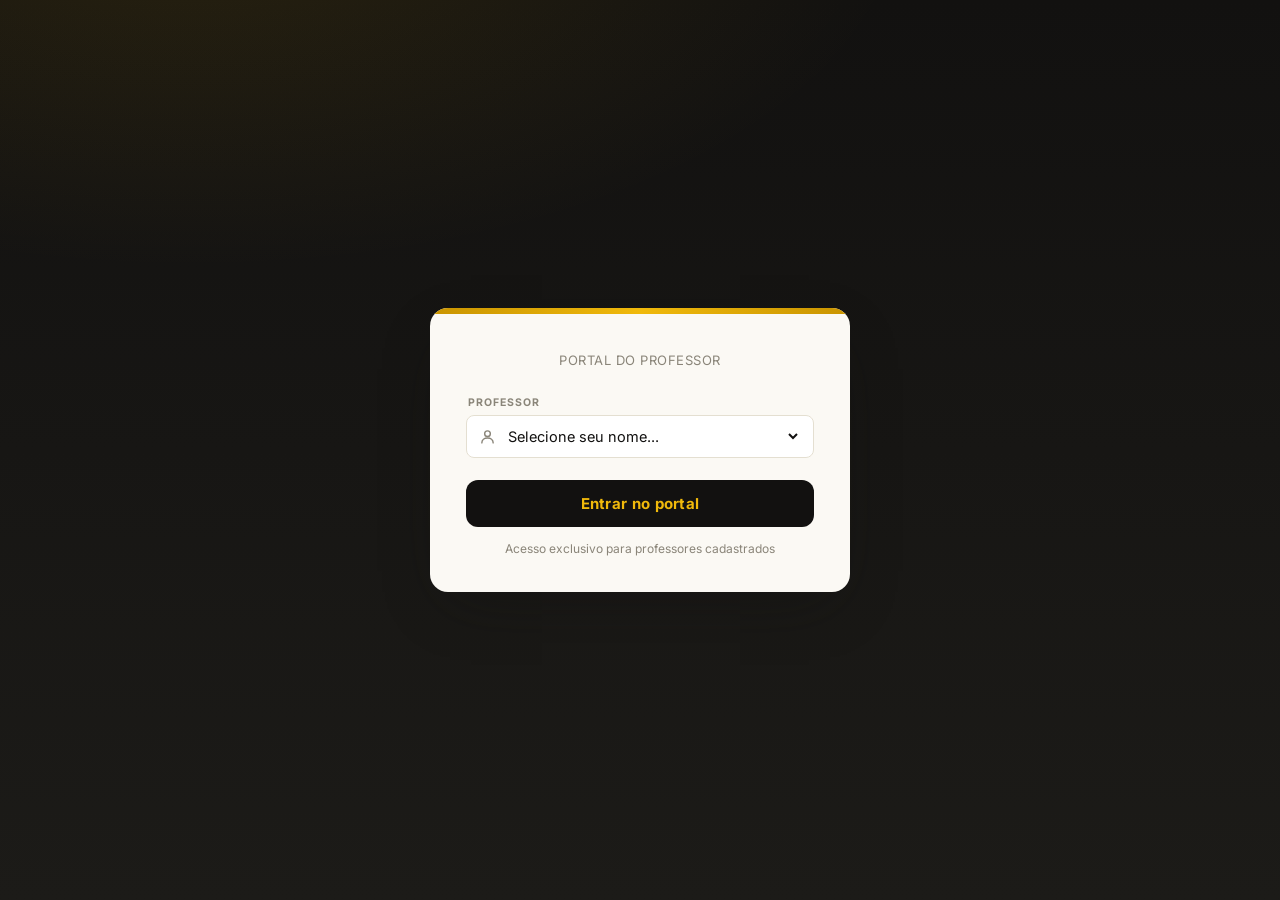
<file: EdMusys/portal_professor.html>
<!DOCTYPE html>
<html lang="pt-BR">
<head>
<meta charset="UTF-8">
<meta name="viewport" content="width=device-width, initial-scale=1.0">
<title>EdMusys — Portal do Professor</title>

<link rel="preconnect" href="https://fonts.googleapis.com">
<link href="https://fonts.googleapis.com/css2?family=Fraunces:ital,opsz,wght@0,9..144,500;0,9..144,600;0,9..144,700;1,9..144,500&family=Inter:wght@400;500;600;700;800&family=JetBrains+Mono:wght@500;700&display=swap" rel="stylesheet">
<style>
:root{
  --black:#121110; --black-soft:#1C1B18; --black-elev:#242220;
  --white:#FFFFFF; --cream:#FBF9F4; --cream-dim:#F1EDE3;
  --gold:#F0B90B; --gold-deep:#C99400; --gold-pale:#FCE9A8;
  --line:#33312B; --line-light:#E4DFD1;
  --muted:#8A8579; --muted-dark:#B9B4A6;
  --danger:#E5484D; --success:#3FB25E;
  --radius-lg:18px; --radius-md:12px; --radius-sm:8px;
  --font-display:'Fraunces',serif; --font-body:'Inter',sans-serif; --font-mono:'JetBrains Mono',monospace;
  --shadow-card:0 1px 2px rgba(18,17,16,.06),0 8px 24px -12px rgba(18,17,16,.18);
  --shadow-pop:0 20px 60px -20px rgba(18,17,16,.45);
}
*{box-sizing:border-box;margin:0;padding:0;}
body{font-family:var(--font-body);background:var(--cream);color:var(--black);min-height:100vh;-webkit-font-smoothing:antialiased;}
button{font-family:inherit;cursor:pointer;}
input,select{font-family:inherit;}
::selection{background:var(--gold-pale);color:var(--black);}
.hidden{display:none!important;}
:focus-visible{outline:2px solid var(--gold-deep);outline-offset:2px;}

/* ── LAYOUT ── */
.app{display:flex;min-height:100vh;}
.sidebar{
  width:236px;flex-shrink:0;background:var(--black);color:var(--cream);
  display:flex;flex-direction:column;padding:22px 16px;
  position:sticky;top:0;height:100vh;
}
.brand-btn{
  display:flex;align-items:center;gap:10px;background:none;border:none;
  color:var(--gold);padding:6px 4px 22px;text-align:left;width:100%;
}
.brand-btn .mark{
  width:34px;height:34px;background:var(--gold);border-radius:9px;
  display:flex;align-items:center;justify-content:center;flex-shrink:0;
}
.brand-btn .mark svg{width:19px;height:19px;color:var(--black);}
.brand-btn .name{font-family:var(--font-display);font-weight:700;font-size:19px;color:var(--white);letter-spacing:-.01em;}
.nav-group{display:flex;flex-direction:column;gap:3px;margin-top:6px;}
.nav-btn{
  display:flex;align-items:center;gap:11px;background:none;border:none;
  color:var(--muted-dark);padding:11px 12px;border-radius:var(--radius-sm);
  font-size:14px;font-weight:600;text-align:left;
  transition:background .15s ease,color .15s ease;
}
.nav-btn svg{width:17px;height:17px;flex-shrink:0;}
.nav-btn:hover{background:var(--black-elev);color:var(--white);}
.nav-btn.active{background:var(--gold);color:var(--black);}
.sidebar-foot{margin-top:auto;padding-top:16px;border-top:1px solid var(--line);}
.logout-btn{
  display:flex;align-items:center;gap:10px;background:none;border:none;
  color:var(--muted-dark);padding:10px 12px;border-radius:var(--radius-sm);
  font-size:13px;font-weight:600;width:100%;
  transition:background .15s,color .15s;
}
.logout-btn:hover{background:var(--black-elev);color:var(--white);}
.logout-btn svg{width:16px;height:16px;}
.main{flex:1;display:flex;flex-direction:column;min-width:0;}
.topbar{
  display:flex;align-items:center;justify-content:space-between;
  padding:22px 32px;border-bottom:1px solid var(--line-light);
  background:var(--cream);position:sticky;top:0;z-index:20;
}
.topbar h2{font-family:var(--font-display);font-size:22px;font-weight:700;}
.topbar .sub{color:var(--muted);font-size:13px;margin-top:2px;}
.menu-toggle{
  display:none;background:var(--black);color:var(--gold);border:none;
  width:38px;height:38px;border-radius:var(--radius-sm);
  align-items:center;justify-content:center;
}
.menu-toggle svg{width:18px;height:18px;}
.view{padding:28px 32px 60px;flex:1;}

/* ── BTN ── */
.btn{
  display:inline-flex;align-items:center;gap:7px;border:none;
  border-radius:var(--radius-md);padding:10px 18px;font-size:13px;
  font-weight:700;cursor:pointer;transition:transform .15s,background .15s;
}
.btn:hover{transform:translateY(-1px);}
.btn-gold{background:var(--gold);color:var(--black);}
.btn-gold:hover{background:var(--gold-deep);}
.btn-dark{background:var(--black);color:var(--gold);}
.btn-dark:hover{background:#000;}
.btn svg{width:16px;height:16px;}
.btn-sm{padding:7px 12px;font-size:12px;border-radius:var(--radius-sm);font-weight:700;border:none;}
.btn-sm.save{background:var(--gold);color:var(--black);}
.btn-sm.cancel{background:var(--black-elev);color:var(--cream);}

/* ── ICON-BTN ── */
.icon-btn{
  background:none;border:1.5px solid var(--line-light);color:var(--muted);
  width:34px;height:34px;border-radius:var(--radius-sm);
  display:flex;align-items:center;justify-content:center;
  transition:background .15s,color .15s,border-color .15s;
}
.icon-btn:hover{background:var(--cream-dim);color:var(--black);border-color:var(--line);}
.icon-btn svg{width:15px;height:15px;}

/* ── BADGE ── */
.badge{
  display:inline-flex;align-items:center;
  background:var(--gold-pale);color:var(--gold-deep);
  border-radius:99px;padding:4px 11px;font-size:11.5px;font-weight:700;
  letter-spacing:.03em;
}
.badge.pago{background:#D7F2E2;color:#2A7A43;}
.badge.pendente{background:#FFE8E8;color:#C53030;}

/* ── AVATAR ── */
.avatar{
  width:44px;height:44px;border-radius:50%;background:var(--black);
  color:var(--gold);display:flex;align-items:center;justify-content:center;
  font-size:15px;font-weight:700;flex-shrink:0;letter-spacing:-.02em;
}
.avatar.lg{width:72px;height:72px;font-size:26px;}

/* ── PROFILE HEADER ── */
.profile-hero{
  background:var(--black);padding:32px 32px 56px;
  border-radius:0 0 var(--radius-lg) var(--radius-lg);
  margin:-28px -32px 0;
}
.profile-hero .back-btn{
  background:var(--black-elev);border:none;color:var(--cream);
  width:36px;height:36px;border-radius:var(--radius-sm);
  display:flex;align-items:center;justify-content:center;margin-bottom:22px;
}
.profile-hero .back-btn svg{width:17px;height:17px;}
.profile-hero-id{display:flex;align-items:center;gap:16px;}
.profile-hero-id h2{font-family:var(--font-display);color:var(--white);font-size:24px;}
.profile-hero-id .badge{margin-top:6px;}
.profile-hero-info{
  display:flex;flex-wrap:wrap;gap:18px;margin-top:18px;
}
.profile-hero-info .info-chip{
  display:flex;align-items:center;gap:6px;
  color:var(--muted-dark);font-size:12.5px;font-weight:500;
}
.profile-hero-info .info-chip svg{width:14px;height:14px;color:var(--gold);}

/* ── CONTENT CARD ── */
.content-card{
  background:var(--white);border-radius:var(--radius-lg);
  box-shadow:var(--shadow-card);overflow:hidden;margin-top:28px;
}
.content-card-head{
  padding:18px 22px;border-bottom:1px solid var(--line-light);
  display:flex;align-items:center;gap:10px;
}
.content-card-head h3{font-family:var(--font-display);font-size:16px;}
.content-card-head svg{width:17px;height:17px;color:var(--gold-deep);}
.content-card-body{padding:20px 22px;}

/* ── WEEKLY CALENDAR ── */
.week-nav{
  display:flex;gap:8px;flex-wrap:wrap;margin-bottom:20px;
}
.day-pill{
  display:flex;align-items:center;gap:7px;
  border:1.5px solid var(--line-light);border-radius:99px;
  padding:8px 14px;font-size:13px;font-weight:700;color:var(--muted-dark);
  background:none;cursor:pointer;transition:all .15s;
}
.day-pill .cnt{
  background:var(--cream-dim);color:var(--muted);
  font-family:var(--font-mono);font-size:11px;font-weight:700;
  min-width:18px;height:18px;border-radius:99px;
  display:flex;align-items:center;justify-content:center;padding:0 5px;
}
.day-pill.active{background:var(--black);border-color:var(--black);color:var(--gold);}
.day-pill.active .cnt{background:var(--gold);color:var(--black);}
.schedule-grid{display:grid;grid-template-columns:repeat(auto-fill,minmax(280px,1fr));gap:18px;}

/* ── TICKET CARD ── */
.ticket-card{
  background:var(--white);border-radius:var(--radius-lg);overflow:hidden;
  box-shadow:var(--shadow-card);position:relative;
}
.ticket-band{
  background:linear-gradient(120deg,var(--gold-deep),var(--gold) 65%);
  padding:14px 18px;display:flex;align-items:baseline;justify-content:space-between;
}
.ticket-band .day{font-family:var(--font-display);font-weight:700;font-size:16px;color:var(--black);}
.ticket-band .time{font-family:var(--font-mono);font-weight:700;font-size:22px;color:var(--black);letter-spacing:-.02em;}
.ticket-perf{
  height:14px;position:relative;background:var(--white);
  background-image:radial-gradient(circle 6px at 0 0,transparent 6px,var(--white) 6.5px),
    radial-gradient(circle 6px at 100% 0,transparent 6px,var(--white) 6.5px);
}
.ticket-perf::before{
  content:"";position:absolute;top:0;left:14px;right:14px;
  height:0;border-top:2px dashed var(--line-light);
}
.ticket-body{padding:16px 18px 18px;}
.ticket-instrument{
  font-size:16px;font-weight:700;color:var(--black);
  margin-bottom:12px;display:flex;align-items:center;gap:8px;
}
.ticket-instrument svg{width:17px;height:17px;color:var(--gold-deep);}
.ticket-people{display:flex;align-items:stretch;}
.ticket-people .side{flex:1;min-width:0;}
.ticket-people .side .lbl{font-size:10px;font-weight:700;text-transform:uppercase;letter-spacing:.07em;color:var(--muted);margin-bottom:3px;}
.ticket-people .side .val{font-size:13.5px;font-weight:600;white-space:nowrap;overflow:hidden;text-overflow:ellipsis;}
.ticket-divider{width:1px;background:var(--line-light);margin:2px 16px;}

/* ── STUDENTS TABLE ── */
.students-table{width:100%;border-collapse:collapse;}
.students-table th{
  font-size:10.5px;font-weight:700;letter-spacing:.08em;text-transform:uppercase;
  color:var(--muted);padding:10px 12px;text-align:left;
  border-bottom:1.5px solid var(--line-light);
}
.students-table td{
  padding:13px 12px;border-bottom:1px solid var(--line-light);
  font-size:13.5px;vertical-align:middle;
}
.students-table tr:last-child td{border-bottom:none;}
.students-table tr:hover td{background:var(--cream-dim);}
.student-row-name{display:flex;align-items:center;gap:10px;}
.student-row-name .av{
  width:34px;height:34px;border-radius:50%;background:var(--black);
  color:var(--gold);display:flex;align-items:center;justify-content:center;
  font-size:11px;font-weight:700;flex-shrink:0;
}

/* ── INFO GRID ── */
.info-grid{display:grid;grid-template-columns:1fr 1fr;gap:14px;}
.info-item .lbl{font-size:10.5px;font-weight:700;text-transform:uppercase;letter-spacing:.08em;color:var(--muted);margin-bottom:4px;}
.info-item .val{font-size:14px;font-weight:600;color:var(--black);}

/* ── PLAN CHIP ── */
.plan-chip{
  display:inline-flex;align-items:center;gap:7px;
  background:var(--gold-pale);border-radius:99px;padding:6px 14px;
  font-size:12px;font-weight:700;color:var(--gold-deep);
}

/* ── EMPTY STATE ── */
.empty{text-align:center;padding:40px 0;color:var(--muted);}
.empty svg{width:32px;height:32px;opacity:.35;margin:0 auto 10px;display:block;}

/* ── LOGIN SCREEN ── */
#login-screen{
  min-height:100vh;display:flex;align-items:center;justify-content:center;
  background:radial-gradient(1200px 600px at 15% -10%,rgba(240,185,11,.10),transparent 60%),
    linear-gradient(180deg,var(--black) 0%,var(--black-soft) 100%);
  padding:24px;
}
.login-card{
  width:100%;max-width:420px;background:var(--cream);
  border-radius:var(--radius-lg);padding:44px 36px 36px;
  box-shadow:var(--shadow-pop);position:relative;overflow:hidden;
}
.login-card::before{
  content:"";position:absolute;top:0;left:0;right:0;height:6px;
  background:linear-gradient(90deg,var(--gold-deep),var(--gold) 50%,var(--gold-deep));
}
.login-brand{text-align:center;margin-bottom:28px;}
.login-brand img{height:90px;width:auto;display:block;margin:0 auto 10px;}
.login-brand p{color:var(--muted);font-size:13px;letter-spacing:.04em;text-transform:uppercase;}
.ifield{display:flex;flex-direction:column;gap:6px;margin-bottom:16px;}
.ifield label{font-size:10.5px;font-weight:700;letter-spacing:.09em;text-transform:uppercase;color:var(--muted);padding-left:2px;}
.ifield .icontainer{
  display:flex;align-items:center;gap:8px;
  border:1.5px solid var(--line-light);border-radius:var(--radius-sm);
  background:var(--white);padding:0 12px;
  transition:border-color .15s,box-shadow .15s;
}
.ifield .icontainer:focus-within{border-color:var(--gold-deep);box-shadow:0 0 0 3px rgba(240,185,11,.22);}
.ifield .icontainer input,.ifield .icontainer select{flex:1;border:none;outline:none;background:transparent;padding:11px 0;font-size:14.5px;color:var(--black);min-width:0;}
.ifield .icontainer svg{width:17px;height:17px;color:var(--muted);flex-shrink:0;}
.ifield .icontainer select option{background:var(--cream);}
.login-error{display:none;background:#FBEAEA;color:var(--danger);font-size:13px;padding:10px 12px;border-radius:var(--radius-sm);font-weight:600;margin-bottom:8px;}
.login-error.show{display:block;}
.login-submit{
  width:100%;background:var(--black);color:var(--gold);
  border:none;border-radius:var(--radius-md);padding:14px;
  font-weight:700;font-size:15px;letter-spacing:.02em;
  transition:transform .15s,background .15s;margin-top:6px;
}
.login-submit:hover{background:#000;transform:translateY(-1px);}
.login-hint{text-align:center;margin-top:14px;font-size:12px;color:var(--muted);}

/* ── RESPONSIVE ── */
@media(max-width:860px){
  .sidebar{position:fixed;z-index:50;transform:translateX(-100%);transition:transform .2s;box-shadow:var(--shadow-pop);}
  .sidebar.open{transform:translateX(0);}
  .topbar{padding:18px;}
  .view{padding:20px 18px 60px;}
  .menu-toggle{display:flex!important;}
  .profile-hero{margin:-20px -18px 0;border-radius:0;}
  .info-grid{grid-template-columns:1fr;}
}
@media(max-width:520px){
  .schedule-grid{grid-template-columns:1fr;}
  .week-nav{gap:6px;}
}
</style>

</head>
<body>

<!-- LOGIN -->
<div id="login-screen">
  <div class="login-card">
    <div class="login-brand">
      <!--add logo fonte-->
      <p>Portal do Professor</p>
    </div>
    <div class="ifield">
      <label>Professor</label>
      <div class="icontainer">
        <svg viewBox="0 0 24 24" fill="none" stroke="currentColor" stroke-width="2" stroke-linecap="round" stroke-linejoin="round"><circle cx="12" cy="8" r="4"/><path d="M4 21c0-4.4 3.6-7 8-7s8 2.6 8 7"/></svg>
        <select id="sel-prof"><option value="">Selecione seu nome...</option></select>
      </div>
    </div>
    <div class="login-error" id="login-err">Selecione seu nome para entrar.</div>
    <button class="login-submit" onclick="doLogin()">Entrar no portal</button>
    <p class="login-hint">Acesso exclusivo para professores cadastrados</p>
  </div>
</div>

<!-- APP -->
<div id="app" class="hidden">
  <div id="shell"></div>
</div>

<script>

const ICON = {
  music:'<svg viewBox="0 0 24 24" fill="none" stroke="currentColor" stroke-width="2" stroke-linecap="round" stroke-linejoin="round"><path d="M9 18V5l12-2v13"/><circle cx="6" cy="18" r="3"/><circle cx="18" cy="16" r="3"/></svg>',
  user:'<svg viewBox="0 0 24 24" fill="none" stroke="currentColor" stroke-width="2" stroke-linecap="round" stroke-linejoin="round"><path d="M20 21v-2a4 4 0 0 0-4-4H8a4 4 0 0 0-4 4v2"/><circle cx="12" cy="7" r="4"/></svg>',
  phone:'<svg viewBox="0 0 24 24" fill="none" stroke="currentColor" stroke-width="2" stroke-linecap="round" stroke-linejoin="round"><path d="M22 16.9v3a2 2 0 0 1-2.2 2 19.8 19.8 0 0 1-8.6-3.1 19.5 19.5 0 0 1-6-6A19.8 19.8 0 0 1 2.1 4.2 2 2 0 0 1 4.1 2h3a2 2 0 0 1 2 1.7c.1 1 .3 2 .6 2.9a2 2 0 0 1-.4 2.1L8.1 9.9a16 16 0 0 0 6 6l1.2-1.2a2 2 0 0 1 2.1-.4c.9.3 1.9.5 2.9.6a2 2 0 0 1 1.7 2Z"/></svg>',
  mail:'<svg viewBox="0 0 24 24" fill="none" stroke="currentColor" stroke-width="2" stroke-linecap="round" stroke-linejoin="round"><rect x="2" y="4" width="20" height="16" rx="2"/><path d="m2 7 10 6 10-6"/></svg>',
  calendar:'<svg viewBox="0 0 24 24" fill="none" stroke="currentColor" stroke-width="2" stroke-linecap="round" stroke-linejoin="round"><rect x="3" y="4" width="18" height="18" rx="2"/><path d="M16 2v4M8 2v4M3 10h18"/></svg>',
  students:'<svg viewBox="0 0 24 24" fill="none" stroke="currentColor" stroke-width="2" stroke-linecap="round" stroke-linejoin="round"><path d="M22 10 12 5 2 10l10 5 10-5Z"/><path d="M6 12v5c0 1.7 2.7 3 6 3s6-1.3 6-3v-5"/></svg>',
  cash:'<svg viewBox="0 0 24 24" fill="none" stroke="currentColor" stroke-width="2" stroke-linecap="round" stroke-linejoin="round"><rect x="2" y="6" width="20" height="12" rx="2"/><circle cx="12" cy="12" r="3"/></svg>',
  tag:'<svg viewBox="0 0 24 24" fill="none" stroke="currentColor" stroke-width="2" stroke-linecap="round" stroke-linejoin="round"><path d="m20.6 13.4-7.2 7.2a2 2 0 0 1-2.8 0L3 13V3h10l7.6 7.6a2 2 0 0 1 0 2.8Z"/><circle cx="7.5" cy="7.5" r="1.2"/></svg>',
  logout:'<svg viewBox="0 0 24 24" fill="none" stroke="currentColor" stroke-width="2" stroke-linecap="round" stroke-linejoin="round"><path d="M9 21H5a2 2 0 0 1-2-2V5a2 2 0 0 1 2-2h4"/><path d="M16 17l5-5-5-5"/><path d="M21 12H9"/></svg>',
  menu:'<svg viewBox="0 0 24 24" fill="none" stroke="currentColor" stroke-width="2" stroke-linecap="round"><path d="M3 6h18M3 12h18M3 18h18"/></svg>',
  check:'<svg viewBox="0 0 24 24" fill="none" stroke="currentColor" stroke-width="2.5" stroke-linecap="round" stroke-linejoin="round"><path d="M20 6 9 17l-5-5"/></svg>',
  clock:'<svg viewBox="0 0 24 24" fill="none" stroke="currentColor" stroke-width="2" stroke-linecap="round" stroke-linejoin="round"><circle cx="12" cy="12" r="9"/><path d="M12 7v5l3 3"/></svg>',
};

const DIAS = ['Segunda','Terça','Quarta','Quinta','Sexta','Sábado'];
const PLANOS = {1:{label:'1x / semana',valor:60},2:{label:'2x / semana',valor:120},3:{label:'3x / semana',valor:180}};

const esc = s => String(s||'').replace(/[&<>"']/g,c=>({'&':'&amp;','<':'&lt;','>':'&gt;','"':'&quot;',"'":'&#39;'}[c]));
const ini = n => n.trim().split(/\s+/).slice(0,2).map(w=>w[0]||'').join('').toUpperCase();
const maskPhone = v => {
  let d=v.replace(/\D/g,'').slice(0,11);
  if(d.length>10) return d.replace(/(\d{2})(\d{5})(\d{0,4})/,(_,a,b,c)=>c?`(${a}) ${b}-${c}`:`(${a}) ${b}`);
  if(d.length>6)  return d.replace(/(\d{2})(\d{4})(\d{0,4})/,(_,a,b,c)=>c?`(${a}) ${b}-${c}`:`(${a}) ${b}`);
  if(d.length>2)  return d.replace(/(\d{2})(\d*)/,(_,a,b)=>b?`(${a}) ${b}`:`(${a}`);
  return d.length?`(${d}`:'';
};

// ── DATA (mirrors script.js seed) ─────────────────────────────
let alunos = [
  {id:'a1',nome:'Marina Costa',instrumento:'Violão',dias:['Segunda','Quarta'],horarios:['15:00','16:00'],telefone:'84991234567',email:'marina.costa@email.com',nascimento:'2011-03-14',plano:2,pago:true},
  {id:'a2',nome:'Bento Alves',instrumento:'Piano',dias:['Terça','Quinta','Sábado'],horarios:['09:00','09:00','10:00'],telefone:'84998765432',email:'bento.alves@email.com',nascimento:'2014-07-02',plano:3,pago:false},
  {id:'a3',nome:'Yasmin Rocha',instrumento:'Bateria',dias:['Sexta'],horarios:['17:00'],telefone:'84987654321',email:'',nascimento:'2009-11-21',plano:1,pago:true},
  {id:'a4',nome:'Davi Nunes',instrumento:'Canto',dias:['Segunda','Sexta'],horarios:['18:00','18:00'],telefone:'84996655443',email:'davi.nunes@email.com',nascimento:'2013-01-09',plano:2,pago:true},
];
let professores = [
  {id:'p1',nome:'Renato Souza',instrumento:'Violão',dias:['Segunda','Quarta'],horarios:['15:00','16:00'],telefone:'84991112222',email:'renato.souza@edmusys.com',nascimento:'1988-05-12'},
  {id:'p2',nome:'Camila Duarte',instrumento:'Piano',dias:['Terça','Quinta','Sábado'],horarios:['09:00','09:00','10:00'],telefone:'84993334444',email:'camila.duarte@edmusys.com',nascimento:'1991-09-30'},
  {id:'p3',nome:'João Prado',instrumento:'Bateria',dias:['Sexta'],horarios:['17:00'],telefone:'84995556666',email:'joao.prado@edmusys.com',nascimento:'1985-12-04'},
  {id:'p4',nome:'Larissa Melo',instrumento:'Canto',dias:['Segunda','Sexta'],horarios:['18:00','18:00'],telefone:'84997778888',email:'larissa.melo@edmusys.com',nascimento:'1993-02-18'},
];
let horarios = [
  {id:'h1',dia:'Segunda',hora:'15:00',instrumento:'Violão',alunoId:'a1',professorId:'p1'},
  {id:'h2',dia:'Quarta',hora:'16:00',instrumento:'Violão',alunoId:'a1',professorId:'p1'},
  {id:'h3',dia:'Terça',hora:'09:00',instrumento:'Piano',alunoId:'a2',professorId:'p2'},
  {id:'h4',dia:'Quinta',hora:'09:00',instrumento:'Piano',alunoId:'a2',professorId:'p2'},
  {id:'h5',dia:'Sábado',hora:'10:00',instrumento:'Piano',alunoId:'a2',professorId:'p2'},
  {id:'h6',dia:'Sexta',hora:'17:00',instrumento:'Bateria',alunoId:'a3',professorId:'p3'},
  {id:'h7',dia:'Segunda',hora:'18:00',instrumento:'Canto',alunoId:'a4',professorId:'p4'},
  {id:'h8',dia:'Sexta',hora:'18:00',instrumento:'Canto',alunoId:'a4',professorId:'p4'},
];

function sidebar(activeTab) {
  return `<aside class="sidebar" id="sidebar">
    <button class="brand-btn" onclick="goHome()">
      <span class="mark">${ICON.music}</span>
      <span class="name">EdMusys</span>
    </button>
    <nav class="nav-group">
      <button class="nav-btn ${activeTab==='horarios'?'active':''}" onclick="showTab('horarios')">${ICON.calendar} Minha Agenda</button>
      <button class="nav-btn ${activeTab==='alunos_prof'?'active':''}" onclick="showTab('alunos_prof')">${ICON.students} Meus Alunos</button>
      <button class="nav-btn ${activeTab==='perfil'?'active':''}" onclick="showTab('perfil')">${ICON.user} Meu Perfil</button>
    </nav>
    <div class="sidebar-foot">
      <button class="logout-btn" onclick="doLogout()">${ICON.logout} Sair</button>
    </div>
  </aside>`;
}

function sidebarAluno(activeTab) {
  return `<aside class="sidebar" id="sidebar">
    <button class="brand-btn" onclick="goHome()">
      <span class="mark">${ICON.music}</span>
      <span class="name">EdMusys</span>
    </button>
    <nav class="nav-group">
      <button class="nav-btn ${activeTab==='agenda'?'active':''}" onclick="showTab('agenda')">${ICON.calendar} Minha Agenda</button>
      <button class="nav-btn ${activeTab==='professor'?'active':''}" onclick="showTab('professor')">${ICON.user} Meu Professor</button>
      <button class="nav-btn ${activeTab==='pagamento'?'active':''}" onclick="showTab('pagamento')">${ICON.cash} Pagamento</button>
      <button class="nav-btn ${activeTab==='perfil'?'active':''}" onclick="showTab('perfil')">${ICON.tag} Meu Perfil</button>
    </nav>
    <div class="sidebar-foot">
      <button class="logout-btn" onclick="doLogout()">${ICON.logout} Sair</button>
    </div>
  </aside>`;
}

function goHome(){ window.location.href='index.html'; }
function doLogout(){ window.location.href='index.html'; }
function toggleSidebar(){
  document.getElementById('sidebar').classList.toggle('open');
}


// ── LOGIN ──────────────────────────────────────────────
const sel = document.getElementById('sel-prof');
professores.forEach(p => {
  const o = document.createElement('option');
  o.value = p.id; o.textContent = p.nome;
  sel.appendChild(o);
});

let currentProfId = null;
let currentTab = 'horarios';
let selectedDay = 'Segunda';

function doLogin() {
  const v = sel.value;
  if (!v) { document.getElementById('login-err').classList.add('show'); return; }
  currentProfId = v;
  document.getElementById('login-screen').classList.add('hidden');
  document.getElementById('app').classList.remove('hidden');
  render();
}

function showTab(t) { currentTab = t; render(); }

// ── RENDER ─────────────────────────────────────────────
function render() {
  const prof = professores.find(p => p.id === currentProfId);
  if (!prof) return;
  const myHorarios = horarios.filter(h => h.professorId === prof.id);
  const myAlunoIds = [...new Set(myHorarios.map(h => h.alunoId))];
  const myAlunos = myAlunoIds.map(id => alunos.find(a => a.id === id)).filter(Boolean);

  let viewHTML = '';

  if (currentTab === 'horarios') viewHTML = renderAgenda(prof, myHorarios, myAlunos);
  else if (currentTab === 'alunos_prof') viewHTML = renderMeusAlunos(prof, myAlunos, myHorarios);
  else viewHTML = renderPerfil(prof, myHorarios, myAlunos);

  document.getElementById('shell').innerHTML = `
    <div class="app">
      ${sidebar(currentTab)}
      <div class="main">
        <div class="topbar">
          <div style="display:flex;align-items:center;gap:12px;">
            <button class="menu-toggle" onclick="toggleSidebar()">${ICON.menu}</button>
            <div>
              <h2>${currentTab==='horarios'?'Minha Agenda':currentTab==='alunos_prof'?'Meus Alunos':'Meu Perfil'}</h2>
              <div class="sub">${currentTab==='horarios'?'Seus dias e horários de aula':currentTab==='alunos_prof'?'Alunos vinculados a você':'Seus dados cadastrais'}</div>
            </div>
          </div>
        </div>
        <div class="view">${viewHTML}</div>
      </div>
    </div>`;
}

// ── AGENDA ─────────────────────────────────────────────
function renderAgenda(prof, myHorarios, myAlunos) {
  const diasAtivos = [...new Set(myHorarios.map(h => h.dia))];
  if (!diasAtivos.includes(selectedDay)) selectedDay = diasAtivos[0] || 'Segunda';

  const dayHorarios = myHorarios.filter(h => h.dia === selectedDay)
    .sort((a,b) => a.hora.localeCompare(b.hora));

  const pills = DIAS.map(d => {
    const cnt = myHorarios.filter(h => h.dia === d).length;
    if (cnt === 0) return '';
    const act = d === selectedDay;
    return `<button class="day-pill ${act?'active':''}" onclick="selDay('${d}')">
      ${d} <span class="cnt">${cnt}</span>
    </button>`;
  }).join('');

  const cards = dayHorarios.length === 0
    ? `<div class="empty">${ICON.calendar}<p>Nenhuma aula neste dia.</p></div>`
    : `<div class="schedule-grid">
      ${dayHorarios.map(h => {
        const al = alunos.find(a => a.id === h.alunoId);
        return `<div class="ticket-card">
          <div class="ticket-band">
            <span class="day">${esc(h.dia)}</span>
            <span class="time">${esc(h.hora)}</span>
          </div>
          <div class="ticket-perf"></div>
          <div class="ticket-body">
            <div class="ticket-instrument">${ICON.music} ${esc(h.instrumento)}</div>
            <div class="ticket-people">
              <div class="side">
                <div class="lbl">Aluno</div>
                <div class="val">${esc(al ? al.nome : '—')}</div>
              </div>
            </div>
            ${al ? `<div style="margin-top:12px;padding-top:12px;border-top:1px solid var(--line-light);display:flex;align-items:center;gap:8px;font-size:12px;color:var(--muted);">
              ${ICON.phone} ${maskPhone(al.telefone)}
            </div>` : ''}
          </div>
        </div>`;
      }).join('')}
      </div>`;

  return `
    <div class="content-card" style="margin-top:0;">
      <div class="content-card-head">${ICON.calendar} <h3>Calendário semanal</h3></div>
      <div class="content-card-body">
        <div class="week-nav">${pills}</div>
        ${cards}
      </div>
    </div>

    <!-- FULL WEEK SUMMARY -->
    <div class="content-card">
      <div class="content-card-head">${ICON.clock} <h3>Resumo semanal completo</h3></div>
      <div class="content-card-body">
        <div style="display:grid;grid-template-columns:repeat(auto-fill,minmax(220px,1fr));gap:12px;">
          ${DIAS.map(d => {
            const dh = myHorarios.filter(h => h.dia === d).sort((a,b) => a.hora.localeCompare(b.hora));
            if (!dh.length) return '';
            return `<div style="background:var(--cream-dim);border-radius:var(--radius-md);overflow:hidden;">
              <div style="background:var(--black);color:var(--gold);padding:9px 14px;font-family:var(--font-display);font-weight:700;font-size:14px;display:flex;justify-content:space-between;align-items:center;">
                ${d} <span style="font-family:var(--font-mono);font-size:12px;">${dh.length} aula${dh.length>1?'s':''}</span>
              </div>
              <div style="padding:10px 12px;display:flex;flex-direction:column;gap:7px;">
                ${dh.map(h => {
                  const al = alunos.find(a => a.id === h.alunoId);
                  return `<div style="display:flex;align-items:center;gap:8px;font-size:12.5px;">
                    <span style="font-family:var(--font-mono);font-weight:700;color:var(--gold-deep);min-width:44px;">${h.hora}</span>
                    <span style="font-weight:600;">${esc(h.instrumento)}</span>
                    <span style="color:var(--muted);flex:1;text-align:right;overflow:hidden;text-overflow:ellipsis;white-space:nowrap;">${esc(al?al.nome:'—')}</span>
                  </div>`;
                }).join('')}
              </div>
            </div>`;
          }).join('')}
        </div>
      </div>
    </div>`;
}

function selDay(d) { selectedDay = d; render(); }

// ── MEUS ALUNOS ────────────────────────────────────────
function renderMeusAlunos(prof, myAlunos, myHorarios) {
  if (!myAlunos.length) return `<div class="empty">${ICON.students}<p>Nenhum aluno vinculado.</p></div>`;

  const rows = myAlunos.map(a => {
    const aulas = myHorarios.filter(h => h.alunoId === a.id);
    const plano = PLANOS[a.plano];
    return `<tr>
      <td>
        <div class="student-row-name">
          <div class="av">${ini(a.nome)}</div>
          <div>
            <div style="font-weight:700;">${esc(a.nome)}</div>
            <div style="font-size:11.5px;color:var(--muted);margin-top:1px;">${esc(a.email||'—')}</div>
          </div>
        </div>
      </td>
      <td><span class="badge">${esc(a.instrumento)}</span></td>
      <td>
        ${aulas.map(h => `<span style="font-family:var(--font-mono);font-size:12px;background:var(--gold-pale);color:var(--gold-deep);border-radius:6px;padding:3px 8px;margin:2px;display:inline-block;font-weight:700;">${h.dia} ${h.hora}</span>`).join('')}
      </td>
      <td><span class="plan-chip">${esc(plano?plano.label:'—')}</span></td>
      <td><span class="badge ${a.pago?'pago':'pendente'}">${a.pago?'PAGO':'PENDENTE'}</span></td>
      <td style="font-size:13px;">${maskPhone(a.telefone)}</td>
    </tr>`;
  }).join('');

  return `<div class="content-card" style="margin-top:0;">
    <div class="content-card-head">${ICON.students} <h3>Alunos — ${myAlunos.length} total</h3></div>
    <div style="overflow-x:auto;">
      <table class="students-table">
        <thead>
          <tr>
            <th>Nome</th><th>Instrumento</th><th>Horários</th><th>Plano</th><th>Mensalidade</th><th>Telefone</th>
          </tr>
        </thead>
        <tbody>${rows}</tbody>
      </table>
    </div>
  </div>

  <!-- CARDS ALUNOS -->
  <div style="display:grid;grid-template-columns:repeat(auto-fill,minmax(260px,1fr));gap:16px;margin-top:20px;">
    ${myAlunos.map(a => {
      const aulas = myHorarios.filter(h => h.alunoId === a.id);
      return `<div style="background:var(--white);border-radius:var(--radius-lg);box-shadow:var(--shadow-card);padding:20px;">
        <div style="display:flex;align-items:center;gap:12px;margin-bottom:14px;">
          <div class="av" style="width:48px;height:48px;font-size:17px;border-radius:50%;background:var(--black);color:var(--gold);display:flex;align-items:center;justify-content:center;font-weight:700;flex-shrink:0;">${ini(a.nome)}</div>
          <div>
            <div style="font-weight:700;font-size:15px;">${esc(a.nome)}</div>
            <span class="badge">${esc(a.instrumento)}</span>
          </div>
        </div>
        <div style="display:flex;flex-direction:column;gap:7px;font-size:13px;">
          <div style="display:flex;align-items:center;gap:8px;color:var(--muted);">${ICON.phone} ${maskPhone(a.telefone)}</div>
          ${a.email?`<div style="display:flex;align-items:center;gap:8px;color:var(--muted);">${ICON.mail} ${esc(a.email)}</div>`:''}
          <div style="display:flex;flex-wrap:wrap;gap:5px;margin-top:6px;padding-top:10px;border-top:1px solid var(--line-light);">
            ${aulas.map(h=>`<span style="font-family:var(--font-mono);font-size:11px;background:var(--gold-pale);color:var(--gold-deep);border-radius:6px;padding:4px 9px;font-weight:700;">${h.dia} · ${h.hora}</span>`).join('')}
          </div>
        </div>
      </div>`;
    }).join('')}
  </div>`;
}

// ── PERFIL ─────────────────────────────────────────────
function renderPerfil(prof, myHorarios, myAlunos) {
  const totalAulas = myHorarios.length;
  return `
    <!-- HERO -->
    <div class="profile-hero">
      <div class="profile-hero-id">
        <div class="avatar lg">${ini(prof.nome)}</div>
        <div>
          <h2>${esc(prof.nome)}</h2>
          <span class="badge">${esc(prof.instrumento)}</span>
        </div>
      </div>
      <div class="profile-hero-info">
        <div class="info-chip">${ICON.phone} ${maskPhone(prof.telefone)}</div>
        ${prof.email?`<div class="info-chip">${ICON.mail} ${esc(prof.email)}</div>`:''}
        <div class="info-chip">${ICON.students} ${myAlunos.length} aluno${myAlunos.length!==1?'s':''}</div>
        <div class="info-chip">${ICON.calendar} ${totalAulas} aula${totalAulas!==1?'s':''}/semana</div>
      </div>
    </div>

    <!-- INFO CARD -->
    <div class="content-card">
      <div class="content-card-head">${ICON.user} <h3>Dados pessoais</h3></div>
      <div class="content-card-body">
        <div class="info-grid">
          <div class="info-item"><div class="lbl">Nome completo</div><div class="val">${esc(prof.nome)}</div></div>
          <div class="info-item"><div class="lbl">Instrumento / especialidade</div><div class="val">${esc(prof.instrumento)}</div></div>
          <div class="info-item"><div class="lbl">Telefone</div><div class="val">${maskPhone(prof.telefone)}</div></div>
          <div class="info-item"><div class="lbl">E-mail</div><div class="val">${esc(prof.email||'—')}</div></div>
          <div class="info-item"><div class="lbl">Data de nascimento</div><div class="val">${prof.nascimento||'—'}</div></div>
        </div>
      </div>
    </div>

    <!-- STATS -->
    <div style="display:grid;grid-template-columns:repeat(auto-fit,minmax(150px,1fr));gap:14px;margin-top:20px;">
      ${[
        {icon:ICON.students, lbl:'Total de alunos', val:myAlunos.length},
        {icon:ICON.calendar, lbl:'Aulas por semana', val:totalAulas},
        {icon:ICON.clock, lbl:'Dias ativos', val:[...new Set(myHorarios.map(h=>h.dia))].length},
      ].map(s=>`<div style="background:var(--white);border-radius:var(--radius-md);box-shadow:var(--shadow-card);padding:18px 20px;">
        <div style="color:var(--gold-deep);margin-bottom:8px;">${s.icon}</div>
        <div style="font-size:28px;font-weight:800;font-family:var(--font-display);">${s.val}</div>
        <div style="font-size:12px;color:var(--muted);margin-top:2px;">${s.lbl}</div>
      </div>`).join('')}
    </div>`;
}
</script>
</body>
</html>
</file>
<file: EdMusys/css/style.css>
:root{
  --black:#121110;
  --black-soft:#1C1B18;
  --black-elev:#242220;
  --white:#FFFFFF;
  --cream:#FBF9F4;
  --cream-dim:#F1EDE3;
  --gold:#F0B90B;
  --gold-deep:#C99400;
  --gold-pale:#FCE9A8;
  --line:#33312B;
  --line-light:#E4DFD1;
  --muted:#8A8579;
  --muted-dark:#B9B4A6;
  --danger:#E5484D;
  --success:#3FB25E;
  --radius-lg:18px;
  --radius-md:12px;
  --radius-sm:8px;
  --font-display:'Fraunces',serif;
  --font-body:'Inter',sans-serif;
  --font-mono:'JetBrains Mono',monospace;
  --shadow-card:0 1px 2px rgba(18,17,16,.06), 0 8px 24px -12px rgba(18,17,16,.18);
  --shadow-pop:0 20px 60px -20px rgba(18,17,16,.45);
}
*{box-sizing:border-box; margin:0; padding:0;}
body{
  font-family:var(--font-body);
  background:var(--cream);
  color:var(--black);
  min-height:100vh;
  -webkit-font-smoothing:antialiased;
}
button{font-family:inherit; cursor:pointer;}
input,select{font-family:inherit;}
::selection{background:var(--gold-pale); color:var(--black);}
.hidden{display:none !important;}
.scr-only{position:absolute; width:1px; height:1px; overflow:hidden; clip:rect(0,0,0,0);}
:focus-visible{outline:2px solid var(--gold-deep); outline-offset:2px;}

/* ============ LOGIN ============ */
#login-screen{
  min-height:100vh; display:flex; align-items:center; justify-content:center;
  background:
    radial-gradient(1200px 600px at 15% -10%, rgba(240,185,11,.10), transparent 60%),
    linear-gradient(180deg,var(--black) 0%, var(--black-soft) 100%);
  padding:24px;
}
.login-card{
  width:100%; max-width:400px; background:var(--cream);
  border-radius:var(--radius-lg); padding:44px 36px 36px;
  box-shadow:var(--shadow-pop);
  position:relative; overflow:hidden;
}
.login-card::before{
  content:""; position:absolute; top:0; left:0; right:0; height:6px;
  background:linear-gradient(90deg,var(--gold-deep),var(--gold) 50%,var(--gold-deep));
}
.login-brand{ text-align:center; margin-bottom:8px;}
.login-brand .staff{
  width:56px; height:56px; margin:0 auto 14px; border-radius:14px;
  background:var(--black); display:flex; align-items:center; justify-content:center;
}
.login-brand .staff svg{width:28px; height:28px;}
.login-brand h1{ font-family:var(--font-display); font-weight:700; font-size:28px; letter-spacing:-.01em;}
.login-brand p{ color:var(--muted); font-size:13px; margin-top:4px; letter-spacing:.04em; text-transform:uppercase;}
.login-form{ margin-top:32px; display:flex; flex-direction:column; gap:16px;}
.login-error{ display:none; background:#FBEAEA; color:var(--danger); font-size:13px; padding:10px 12px; border-radius:var(--radius-sm); font-weight:600;}
.login-error.show{display:block;}
.login-submit{
  margin-top:6px; background:var(--black); color:var(--gold);
  border:none; border-radius:var(--radius-md); padding:14px; font-weight:700;
  font-size:15px; letter-spacing:.02em; transition:transform .15s ease, background .15s ease;
}
.login-submit:hover{ background:#000; transform:translateY(-1px);}
.login-hint{ text-align:center; margin-top:18px; font-size:12px; color:var(--muted);}

.novo-usuario{ /*Botão de cadastro novo adm*/
  display:block;
  width:fit-content;
  margin:6px auto 0;
}


/* ============ IField component ============ */
.ifield{ display:flex; flex-direction:column; gap:6px; }
.ifield label{
  font-size:10.5px; font-weight:700; letter-spacing:.09em; text-transform:uppercase;
  color:var(--muted); padding-left:2px;
}
.ifield .icontainer{
  display:flex; align-items:center; gap:8px;
  border:1.5px solid var(--line-light); border-radius:var(--radius-sm);
  background:var(--white); padding:0 12px; transition:border-color .15s ease, box-shadow .15s ease;
}
.ifield .icontainer:focus-within{
  border-color:var(--gold-deep); box-shadow:0 0 0 3px rgba(240,185,11,.22);
}
.ifield .icontainer input, .ifield .icontainer select{
  flex:1; border:none; outline:none; background:transparent;
  padding:11px 0; font-size:14.5px; color:var(--black); min-width:0;
}
.ifield .icontainer svg{ width:17px; height:17px; color:var(--muted); flex-shrink:0;}
.ifield .icontainer:focus-within svg{ color:var(--gold-deep); }
.ifield.readonly .icontainer{ background:var(--cream-dim); }
.ifield.readonly input{ color:var(--muted-dark); font-weight:600; }
.ifield .err{ font-size:11.5px; color:var(--danger); font-weight:600; padding-left:2px; display:none;}
.ifield .err.show{display:block;}
.ifield.dark label{ color:var(--muted-dark); }
.ifield.dark .icontainer{ background:var(--black-elev); border-color:#39362F; }
.ifield.dark .icontainer input, .ifield.dark .icontainer select{ color:var(--cream); }
.ifield.dark .icontainer select option{ background:var(--black-elev); color:var(--cream); }
.ifield.dark .icontainer svg{ color:var(--muted-dark); }
.ifield.dark .icontainer:focus-within{ border-color:var(--gold); box-shadow:0 0 0 3px rgba(240,185,11,.18); }

/* ============ APP SHELL ============ */
#app{ display:flex; min-height:100vh; }
.sidebar{
  width:236px; flex-shrink:0; background:var(--black); color:var(--cream);
  display:flex; flex-direction:column; padding:22px 16px; position:sticky; top:0; height:100vh;
}
.brand-btn{
  display:flex; align-items:center; gap:10px; background:none; border:none; color:var(--gold);
  padding:6px 4px 22px; text-align:left; width:100%;
}
.brand-btn .mark{ width:34px; height:34px; background:var(--gold); border-radius:9px; display:flex; align-items:center; justify-content:center; flex-shrink:0;}
.brand-btn .mark svg{ width:19px; height:19px; color:var(--black);}
.brand-btn .name{ font-family:var(--font-display); font-weight:700; font-size:19px; color:var(--white); letter-spacing:-.01em;}
.nav-group{ display:flex; flex-direction:column; gap:3px; margin-top:6px;}
.nav-btn{
  display:flex; align-items:center; gap:11px; background:none; border:none; color:var(--muted-dark);
  padding:11px 12px; border-radius:var(--radius-sm); font-size:14px; font-weight:600; text-align:left;
  transition:background .15s ease, color .15s ease;
}
.nav-btn svg{ width:17px; height:17px; flex-shrink:0;}
.nav-btn:hover{ background:var(--black-elev); color:var(--white);}
.nav-btn.active{ background:var(--gold); color:var(--black);}
.sidebar-foot{ margin-top:auto; padding-top:16px; border-top:1px solid var(--line);}
.logout-btn{
  display:flex; align-items:center; gap:10px; background:none; border:none; color:var(--muted-dark);
  font-size:13px; font-weight:600; padding:10px 12px; width:100%; border-radius:var(--radius-sm);
}
.logout-btn:hover{ background:var(--black-elev); color:var(--danger);}
.logout-btn svg{width:15px;height:15px;}

.main{ flex:1; min-width:0; display:flex; flex-direction:column; position:relative;}
.topbar{
  display:flex; align-items:center; justify-content:space-between;
  padding:22px 32px; border-bottom:1px solid var(--line-light); background:var(--cream);
  position:sticky; top:0; z-index:5;
}
.topbar h2{ font-family:var(--font-display); font-size:24px; font-weight:600;}
.topbar .sub{ color:var(--muted); font-size:13px; margin-top:2px;}
.btn{
  border:none; border-radius:var(--radius-sm); padding:10px 16px; font-weight:700; font-size:13.5px;
  display:inline-flex; align-items:center; gap:7px; transition:transform .12s ease, opacity .12s ease;
}
.btn svg{width:15px;height:15px;}
.btn:active{transform:scale(.97);}
.btn-gold{ background:var(--gold); color:var(--black); }
.btn-gold:hover{ background:var(--gold-deep); }
.btn-dark{ background:var(--black); color:var(--cream); }
.btn-dark:hover{ background:#000; }
.btn-ghost{ background:transparent; color:var(--muted); border:1.5px solid var(--line-light);}
.btn-ghost:hover{ border-color:var(--muted); color:var(--black);}
.btn-danger{ background:transparent; color:var(--danger); border:1.5px solid #F3CBCB;}
.btn-danger:hover{ background:#FBEAEA;}
.btn:disabled{ opacity:.4; cursor:not-allowed; transform:none;}

.view{ padding:28px 32px 60px; }

/* ============ OVERVIEW ============ */
.stat-grid{ display:grid; grid-template-columns:repeat(auto-fit,minmax(190px,1fr)); gap:16px; margin-bottom:28px;}
.stat-card{
  background:var(--white); border-radius:var(--radius-md); padding:20px; box-shadow:var(--shadow-card);
  border-left:4px solid var(--gold);
}
.stat-card .num{ font-family:var(--font-mono); font-size:32px; font-weight:700;}
.stat-card .lbl{ color:var(--muted); font-size:12.5px; font-weight:600; text-transform:uppercase; letter-spacing:.05em; margin-top:4px;}
.overview-sec{ background:var(--white); border-radius:var(--radius-lg); padding:22px; box-shadow:var(--shadow-card); margin-bottom:20px;}
.overview-sec h3{ font-family:var(--font-display); font-size:17px; margin-bottom:14px;}
.mini-row{ display:flex; align-items:center; justify-content:space-between; padding:10px 0; border-bottom:1px solid var(--line-light); font-size:14px;}
.mini-row:last-child{border-bottom:none;}
.mini-row .tag{ font-family:var(--font-mono); font-weight:700; color:var(--gold-deep); font-size:12.5px;}

/* ============ PEOPLE LISTS ============ */
.people-grid{ display:grid; grid-template-columns:repeat(auto-fill,minmax(270px,1fr)); gap:16px;}
.person-card{
  background:var(--white); border-radius:var(--radius-md); padding:18px; box-shadow:var(--shadow-card);
  display:flex; flex-direction:column; gap:12px;
}
.person-top{ display:flex; align-items:center; gap:12px;}
.avatar{
  width:44px; height:44px; border-radius:50%; background:var(--black); color:var(--gold);
  display:flex; align-items:center; justify-content:center; font-weight:700; font-size:15px; flex-shrink:0;
}
.person-name{ font-weight:700; font-size:15px;}
.person-sub{ font-size:12.5px; color:var(--muted); margin-top:1px;}
.badge{
  display:inline-flex; align-items:center; padding:3px 9px; border-radius:99px; font-size:11px; font-weight:700;
  background:var(--gold-pale); color:var(--gold-deep); text-transform:uppercase; letter-spacing:.03em;
}
.badge.paid{ background:#DCF3E3; color:var(--success);}
.badge.pending{ background:#FBEAEA; color:var(--danger);}
.person-meta{ display:flex; flex-wrap:wrap; gap:6px;}
.chip{ background:var(--cream-dim); color:var(--black); font-size:11.5px; font-weight:600; padding:4px 9px; border-radius:99px;}
.person-schedule{ font-size:12.5px; color:var(--muted); display:flex; flex-direction:column; gap:3px; border-top:1px dashed var(--line-light); padding-top:10px;}
.person-schedule b{ color:var(--black); font-family:var(--font-mono);}
.person-actions{ display:flex; gap:8px; margin-top:auto;}
.icon-btn{
  width:32px; height:32px; border-radius:var(--radius-sm); border:1.5px solid var(--line-light); background:var(--white);
  display:flex; align-items:center; justify-content:center; color:var(--muted); flex-shrink:0;
}
.icon-btn svg{width:15px;height:15px;}
.icon-btn:hover{ border-color:var(--gold-deep); color:var(--gold-deep);}
.icon-btn.danger:hover{ border-color:var(--danger); color:var(--danger); background:#FBEAEA;}
.empty-state{
  text-align:center; padding:60px 20px; color:var(--muted); background:var(--white); border-radius:var(--radius-lg);
  border:1.5px dashed var(--line-light);
}
.empty-state svg{width:38px;height:38px; color:var(--gold); margin-bottom:12px;}
.empty-state p{font-size:14px; margin-bottom:14px;}

/* ============ HORARIOS ============ */
.day-pills{ display:flex; gap:8px; flex-wrap:wrap; margin-bottom:22px;}
.day-pill{
  display:flex; align-items:center; gap:7px; background:var(--white); border:1.5px solid var(--line-light);
  border-radius:99px; padding:9px 15px; font-weight:700; font-size:13px; color:var(--black);
}
.day-pill .cnt{
  background:var(--cream-dim); color:var(--muted); font-family:var(--font-mono); font-size:11px; font-weight:700;
  min-width:18px; height:18px; border-radius:99px; display:flex; align-items:center; justify-content:center; padding:0 5px;
}
.day-pill.active{ background:var(--black); border-color:var(--black); color:var(--gold);}
.day-pill.active .cnt{ background:var(--gold); color:var(--black);}

.schedule-grid{ display:grid; grid-template-columns:repeat(auto-fill,minmax(300px,1fr)); gap:18px;}
.ticket-card{
  background:var(--white); border-radius:var(--radius-lg); overflow:hidden; box-shadow:var(--shadow-card);
  position:relative;
}
.ticket-band{
  background:linear-gradient(120deg,var(--gold-deep),var(--gold) 65%);
  padding:14px 18px; display:flex; align-items:baseline; justify-content:space-between; position:relative;
}
.ticket-band .day{ font-family:var(--font-display); font-weight:700; font-size:16px; color:var(--black);}
.ticket-band .time{ font-family:var(--font-mono); font-weight:700; font-size:22px; color:var(--black); letter-spacing:-.02em;}
.ticket-perf{
  height:14px; position:relative; background:var(--white);
  background-image:radial-gradient(circle 6px at 0 0, transparent 6px, var(--white) 6.5px),
    radial-gradient(circle 6px at 100% 0, transparent 6px, var(--white) 6.5px);
}
.ticket-perf::before{
  content:""; position:absolute; top:0; left:14px; right:14px; height:0; border-top:2px dashed var(--line-light);
}
.ticket-body{ padding:16px 18px 18px;}
.ticket-instrument{ font-size:16px; font-weight:700; color:var(--black); margin-bottom:12px; display:flex; align-items:center; gap:8px;}
.ticket-instrument svg{width:17px;height:17px; color:var(--gold-deep);}
.ticket-people{ display:flex; align-items:stretch; }
.ticket-people .side{ flex:1; min-width:0;}
.ticket-people .side .lbl{ font-size:10px; font-weight:700; text-transform:uppercase; letter-spacing:.07em; color:var(--muted); margin-bottom:3px;}
.ticket-people .side .val{ font-size:13.5px; font-weight:600; white-space:nowrap; overflow:hidden; text-overflow:ellipsis;}
.ticket-divider{ width:1px; background:var(--line-light); margin:2px 16px;}
.ticket-actions{ display:flex; gap:8px; margin-top:16px; padding-top:14px; border-top:1px solid var(--line-light);}
.ticket-actions .icon-btn{ margin-left:auto;}

.ticket-edit{ background:var(--black-soft);}
.ticket-edit-head{ display:flex; align-items:center; justify-content:space-between; padding:14px 18px; border-bottom:1px solid var(--line);}
.ticket-edit-head span{ font-weight:700; color:var(--gold); font-size:13px; text-transform:uppercase; letter-spacing:.05em;}
.ticket-edit-actions{ display:flex; gap:8px;}
.btn-sm{ padding:7px 12px; font-size:12px; border-radius:var(--radius-sm); font-weight:700; border:none;}
.btn-sm.save{ background:var(--gold); color:var(--black);}
.btn-sm.cancel{ background:var(--black-elev); color:var(--cream);}
.ticket-edit-body{ padding:16px 18px; display:flex; flex-direction:column; gap:12px;}
.ticket-edit-foot{ padding:12px 18px; border-top:1px solid var(--line);}
.link-danger{ background:none; border:none; color:#FF7A7E; font-size:12.5px; font-weight:700; display:flex; align-items:center; gap:6px;}
.link-danger svg{width:14px;height:14px;}

/* ============ FAB ============ */
.fab{
  position:fixed; right:30px; bottom:30px; width:64px; height:64px; border-radius:50%;
  background:var(--black); color:var(--gold); border:none; box-shadow:0 12px 30px -8px rgba(18,17,16,.5);
  display:flex; align-items:center; justify-content:center; z-index:40; transition:transform .15s ease;
}
.fab:hover{ transform:translateY(-3px) scale(1.03); background:#000;}
.fab svg{ width:28px; height:28px;}

/* ============ CALENDAR OVERLAY ============ */
#calendar-overlay{
  position:fixed; inset:0; background:var(--cream); z-index:60; overflow-y:auto;
}
.cal-head{ display:flex; align-items:center; justify-content:space-between; padding:22px 32px; border-bottom:1px solid var(--line-light);}
.cal-close{ background:var(--black); color:var(--gold); border:none; width:38px; height:38px; border-radius:var(--radius-sm); display:flex; align-items:center; justify-content:center;}
.cal-close svg{width:17px;height:17px;}
.cal-grid{ padding:24px 32px; display:grid; grid-template-columns:repeat(6,1fr); gap:14px;}
.cal-col h4{ font-family:var(--font-display); text-align:center; padding:10px; background:var(--black); color:var(--gold); border-radius:var(--radius-sm) var(--radius-sm) 0 0; font-size:14px;}
.cal-col .slots{ background:var(--white); border:1px solid var(--line-light); border-top:none; border-radius:0 0 var(--radius-sm) var(--radius-sm); min-height:120px; padding:8px;}
.cal-slot{ font-family:var(--font-mono); font-size:11px; background:var(--gold-pale); color:var(--gold-deep); border-radius:6px; padding:6px 7px; margin-bottom:6px; font-weight:700;}
.cal-slot small{ display:block; font-family:var(--font-body); font-weight:600; color:var(--black); font-size:11px; margin-top:2px;}
@media (max-width:900px){ .cal-grid{grid-template-columns:repeat(2,1fr);} }

/* ============ MODALS ============ */
.modal-overlay{
  position:fixed; inset:0; background:rgba(18,17,16,.55); backdrop-filter:blur(2px); z-index:80;
  display:flex; align-items:center; justify-content:center; padding:20px;
}
.modal{
  background:var(--cream); border-radius:var(--radius-lg); width:100%; max-width:440px; max-height:88vh;
  overflow-y:auto; box-shadow:var(--shadow-pop);
}
.modal-head{ display:flex; align-items:center; justify-content:space-between; padding:20px 22px; border-bottom:1px solid var(--line-light); position:sticky; top:0; background:var(--cream);}
.modal-head h3{ font-family:var(--font-display); font-size:19px;}
.modal-close{ background:none; border:none; color:var(--muted); width:30px; height:30px; display:flex; align-items:center; justify-content:center; border-radius:50%;}
.modal-close:hover{ background:var(--cream-dim); color:var(--black);}
.modal-close svg{width:17px;height:17px;}
.modal-body{ padding:20px 22px; display:flex; flex-direction:column; gap:14px;}
.pill-select{ display:flex; flex-wrap:wrap; gap:7px;}
.pill-opt{
  border:1.5px solid var(--line-light); background:var(--white); border-radius:99px; padding:7px 13px;
  font-size:12.5px; font-weight:700; color:var(--muted-dark);
}
.pill-opt.on{ background:var(--gold); border-color:var(--gold-deep); color:var(--black);}
.pill-opt.dark{ background:var(--black-elev); border-color:#39362F; color:var(--muted-dark);}
.pill-opt.dark.on{ background:var(--gold); border-color:var(--gold); color:var(--black);}
.field-group-lbl{ font-size:10.5px; font-weight:700; letter-spacing:.09em; text-transform:uppercase; color:var(--muted); padding-left:2px;}
.modal-foot{ padding:16px 22px 22px;}
.modal-foot .btn{ width:100%; justify-content:center; padding:13px;}

/* ============ FULLSCREEN PROFILE ============ */
#profile-overlay{
  position:fixed; inset:0; background:var(--cream); z-index:70; overflow-y:auto;
}
.profile-head{
  background:var(--black); padding:34px 32px 60px; position:relative;
}
.profile-back{ background:var(--black-elev); border:none; color:var(--cream); width:36px; height:36px; border-radius:var(--radius-sm); display:flex; align-items:center; justify-content:center; margin-bottom:22px;}
.profile-back svg{width:17px;height:17px;}
.profile-id{ display:flex; align-items:center; gap:16px;}
.profile-avatar{ width:72px; height:72px; border-radius:50%; background:var(--gold); color:var(--black); display:flex; align-items:center; justify-content:center; font-size:26px; font-weight:700; flex-shrink:0;}
.profile-id h2{ font-family:var(--font-display); color:var(--white); font-size:24px;}
.profile-id .badge{ margin-top:6px;}
.profile-body{ padding:0 32px; margin-top:-38px; max-width:640px;}
.profile-panel{ background:var(--white); border-radius:var(--radius-lg); box-shadow:var(--shadow-card); padding:24px; margin-bottom:60px;}
.profile-panel h4{ font-family:var(--font-display); font-size:16px; margin-bottom:16px; display:flex; align-items:center; gap:8px;}
.field-row{ display:grid; grid-template-columns:1fr 1fr; gap:14px; margin-bottom:14px;}
@media (max-width:520px){ .field-row{grid-template-columns:1fr;} }
.pay-toggle-wrap{ display:flex; align-items:center; justify-content:space-between; background:var(--cream-dim); border-radius:var(--radius-sm); padding:12px 14px; margin-bottom:16px;}
.pay-toggle-wrap span{ font-size:13px; font-weight:700;}
.switch{ position:relative; width:44px; height:24px;}
.switch input{ opacity:0; width:0; height:0;}
.switch .track{ position:absolute; inset:0; background:var(--line-light); border-radius:99px; transition:.2s; cursor:pointer;}
.switch .track::before{ content:""; position:absolute; width:18px; height:18px; left:3px; top:3px; background:var(--white); border-radius:50%; transition:.2s;}
.switch input:checked + .track{ background:var(--success);}
.switch input:checked + .track::before{ transform:translateX(20px);}
.profile-save-bar{ position:sticky; bottom:0; background:var(--cream); padding:16px 0 0; margin-top:6px;}
.profile-save-bar .btn{ width:100%; justify-content:center; padding:14px;}

@media (max-width:860px){
  .sidebar{ position:fixed; z-index:50; transform:translateX(-100%); transition:transform .2s ease; box-shadow:var(--shadow-pop);}
  .sidebar.open{ transform:translateX(0);}
  .topbar{ padding:18px 18px;}
  .view{ padding:20px 18px 60px;}
  .menu-toggle{ display:flex !important;}
  .fab{ right:18px; bottom:18px;}
}
.menu-toggle{ display:none; background:var(--black); color:var(--gold); border:none; width:38px; height:38px; border-radius:var(--radius-sm); align-items:center; justify-content:center;}
.menu-toggle svg{width:18px;height:18px;}
</file>
